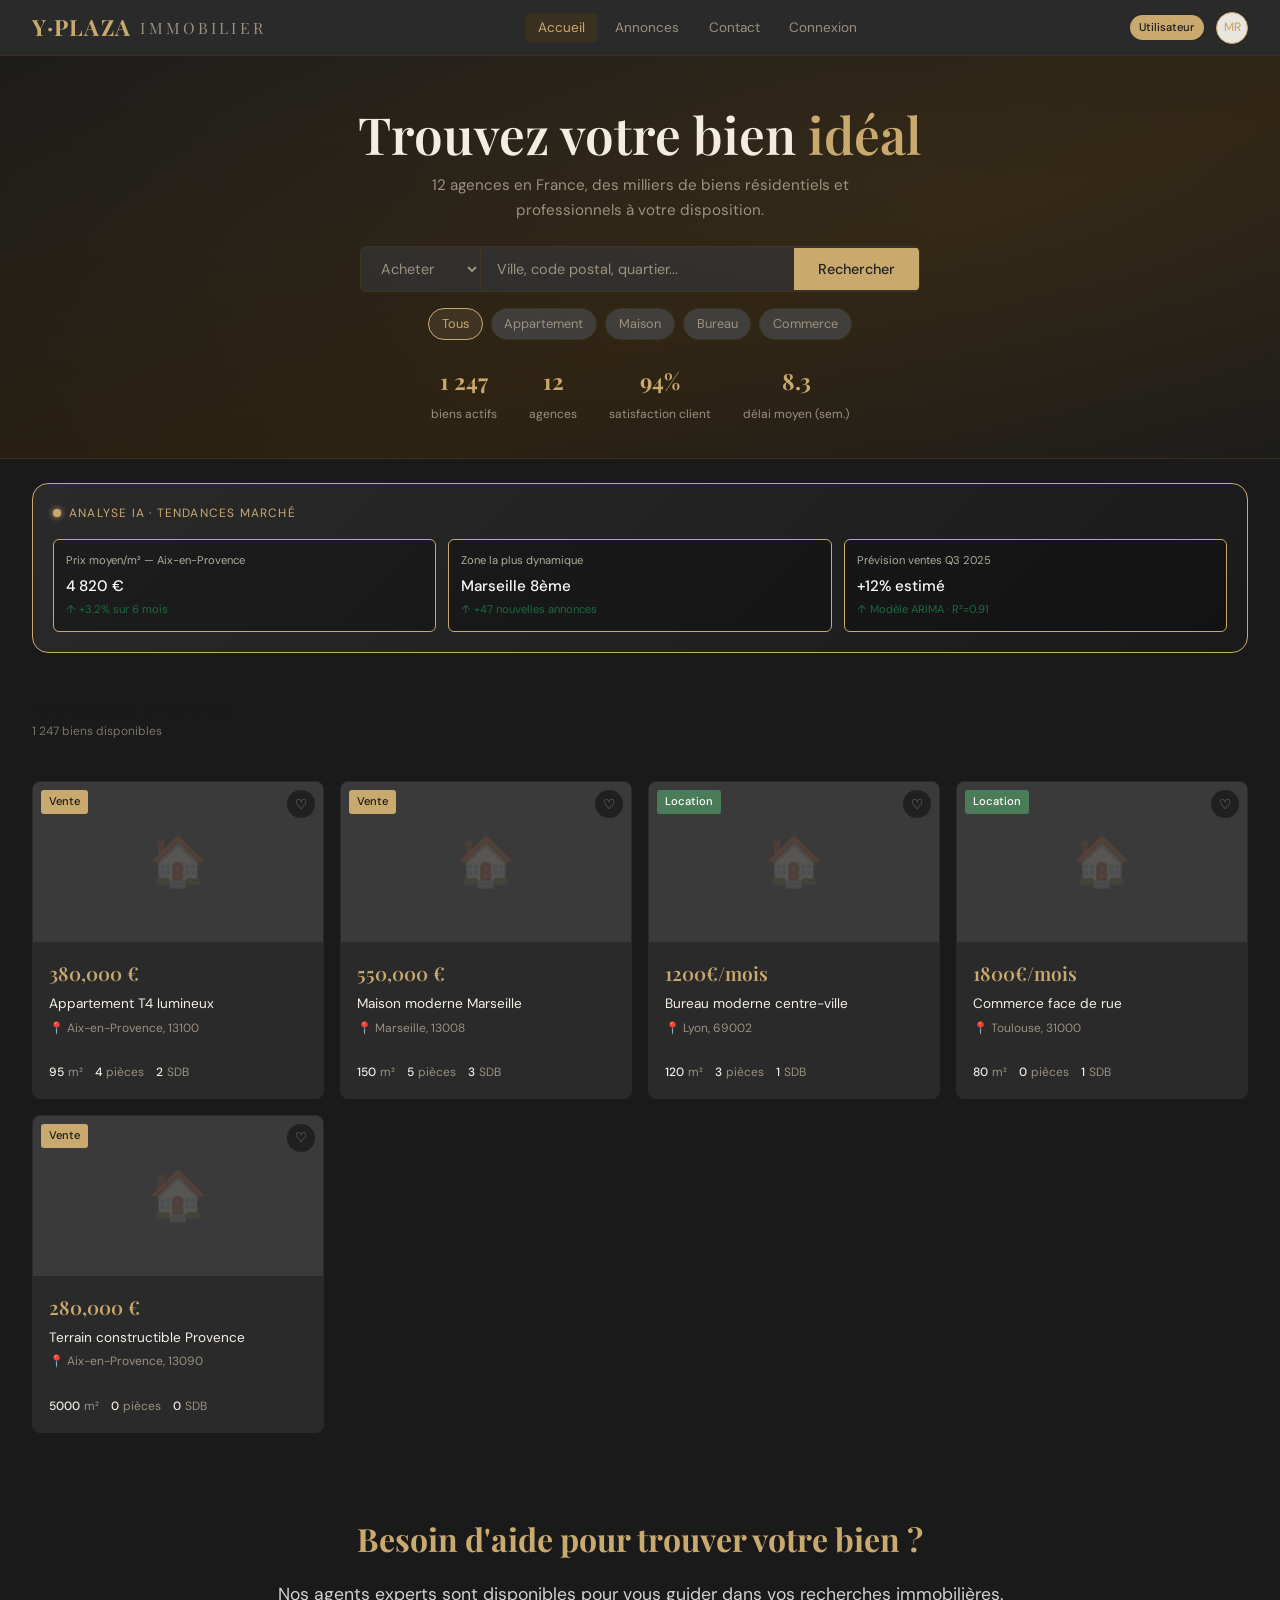
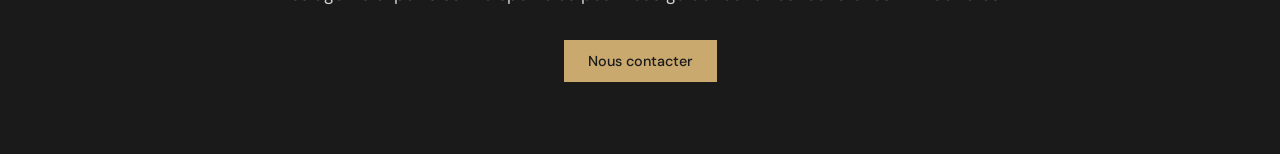
<file: index.html>
<!DOCTYPE html>
<html lang="fr">
<head>
  <meta charset="UTF-8">
  <meta name="viewport" content="width=device-width, initial-scale=1.0">
  <title>Y·Plaza - Accueil</title>
  <link href="https://fonts.googleapis.com/css2?family=Playfair+Display:wght@400;600;700&family=DM+Sans:wght@300;400;500&display=swap" rel="stylesheet">
  <link rel="stylesheet" href="css/global.css">
  <link rel="stylesheet" href="css/home.css">
</head>
<body>
  <!-- NAV -->
  <nav class="nav">
    <a class="nav-logo" onclick="goTo('home')">Y·PLAZA <span>IMMOBILIER</span></a>
    <div class="nav-links">
      <button class="nav-btn active" onclick="goTo('home')">Accueil</button>
      <button class="nav-btn" onclick="goTo('annonces')">Annonces</button>
      <button class="nav-btn" onclick="goTo('contact')">Contact</button>
      <button class="nav-btn" onclick="goTo('login')">Connexion</button>
    </div>
    <div class="nav-right">
      <span class="badge">Utilisateur</span>
      <div class="avatar">MR</div>
    </div>
  </nav>

  <!-- HOME PAGE -->
  <div class="hero">
    <h1>Trouvez votre bien <em>idéal</em></h1>
    <p>12 agences en France, des milliers de biens résidentiels et professionnels à votre disposition.</p>
    <div class="search-bar">
      <select>
        <option>Acheter</option>
        <option>Louer</option>
        <option>Estimer</option>
      </select>
      <input type="text" placeholder="Ville, code postal, quartier...">
      <button class="btn-gold" onclick="goTo('annonces')">Rechercher</button>
    </div>
    <div class="filters-row">
      <span class="filter-chip active" onclick="filterChip(this,'Tous')">Tous</span>
      <span class="filter-chip" onclick="filterChip(this,'Appartement')">Appartement</span>
      <span class="filter-chip" onclick="filterChip(this,'Maison')">Maison</span>
      <span class="filter-chip" onclick="filterChip(this,'Bureau')">Bureau</span>
      <span class="filter-chip" onclick="filterChip(this,'Commerce')">Commerce</span>
    </div>
    <div class="hero-stats"></div>
  </div>

  <!-- SECTION -->
  <div class="section">
    <!-- AI INSIGHTS -->
    <div class="ai-section">
      <div class="ai-header"><div class="ai-dot"></div><span class="ai-title">Analyse IA · Tendances marché</span></div>
      <div class="ai-insights">
        <div class="ai-insight">
          <div class="ai-insight-label">Prix moyen/m² — Aix-en-Provence</div>
          <div class="ai-insight-value">4 820 €</div>
          <div class="ai-insight-sub trend-up">+3.2% sur 6 mois</div>
        </div>
        <div class="ai-insight">
          <div class="ai-insight-label">Zone la plus dynamique</div>
          <div class="ai-insight-value">Marseille 8ème</div>
          <div class="ai-insight-sub trend-up">+47 nouvelles annonces</div>
        </div>
        <div class="ai-insight">
          <div class="ai-insight-label">Prévision ventes Q3 2025</div>
          <div class="ai-insight-value">+12% estimé</div>
          <div class="ai-insight-sub trend-up">Modèle ARIMA · R²=0.91</div>
        </div>
      </div>
    </div>

    <!-- LISTINGS -->
    <div class="section-header">
      <div>
        <div class="section-title">Annonces récentes</div>
        <div class="count-tag">1 247 biens disponibles</div>
      </div>
    </div>
    <div class="listings-grid" id="listings"></div>

    <!-- CTA -->
    <div class="cta-section">
      <h2>Besoin d'aide pour trouver votre bien ?</h2>
      <p>Nos agents experts sont disponibles pour vous guider dans vos recherches immobilières.</p>
      <button class="btn-gold" onclick="goTo('contact')">Nous contacter</button>
    </div>
  </div>

  <script src="js/db.js"></script>
  <script src="js/router.js"></script>
  <script src="js/home.js"></script>
</body>
</html>
</file>
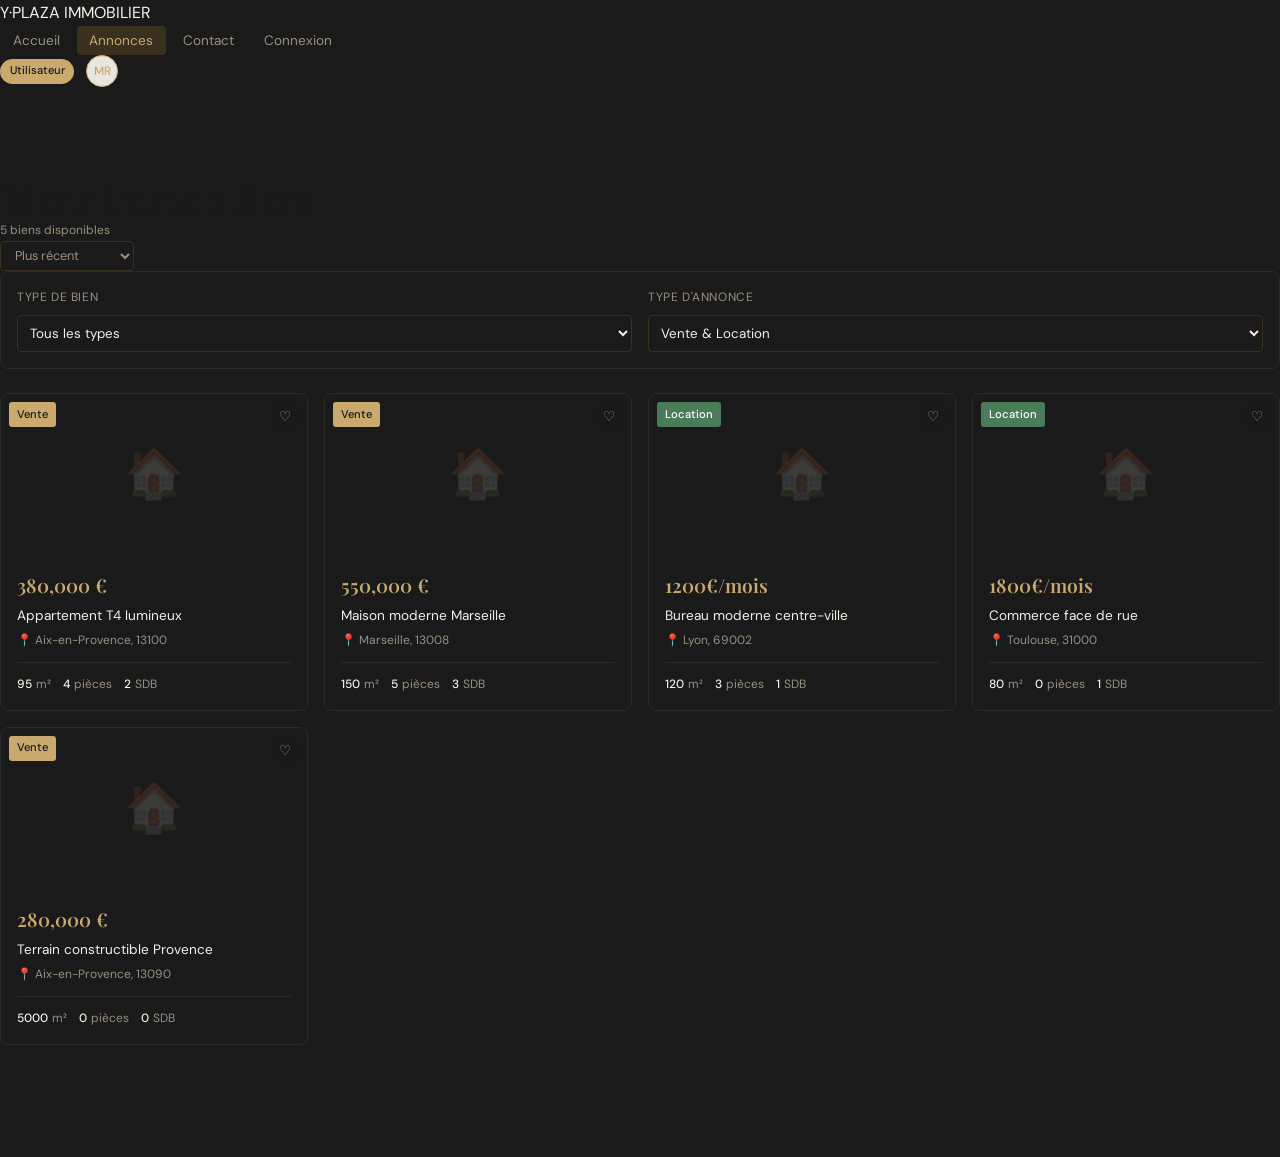
<file: annonces.html>
<!DOCTYPE html>
<html lang="fr">
<head>
  <meta charset="UTF-8">
  <meta name="viewport" content="width=device-width, initial-scale=1.0">
  <title>Y·Plaza - Annonces</title>
  <link href="https://fonts.googleapis.com/css2?family=Playfair+Display:wght@400;600;700&family=DM+Sans:wght@300;400;500&display=swap" rel="stylesheet">
  <link rel="stylesheet" href="css/global.css">
  <link rel="stylesheet" href="css/annonces.css">
</head>
<body>
  <!-- NAV -->
  <nav>
    <a class="logo" onclick="goTo('home')">Y·PLAZA <span>IMMOBILIER</span></a>
    <div class="nav-links">
      <button class="nav-btn" onclick="goTo('home')">Accueil</button>
      <button class="nav-btn active" onclick="goTo('annonces')">Annonces</button>
      <button class="nav-btn" onclick="goTo('contact')">Contact</button>
      <button class="nav-btn" onclick="goTo('login')">Connexion</button>
    </div>
    <div class="nav-right">
      <span class="badge">Utilisateur</span>
      <div class="avatar">MR</div>
    </div>
  </nav>

  <!-- ANNONCES PAGE -->
  <div class="section">
    <div class="section-header">
      <div>
        <div class="section-title">Biens immobiliers</div>
        <div class="count-tag" id="count-tag">1 247 biens disponibles</div>
      </div>
      <select class="sort-select" onchange="sortProps(this.value)">
        <option value="recent">Plus récent</option>
        <option value="price-asc">Prix croissant</option>
        <option value="price-desc">Prix décroissant</option>
        <option value="surface">Surface</option>
      </select>
    </div>

    <!-- FILTERS -->
    <div class="filters-container">
      <div class="filter-group">
        <label>Type de bien</label>
        <select name="type" onchange="window.annoncesPage && window.annoncesPage.filterProperties()">
          <option value="">Tous les types</option>
          <option value="APPARTEMENT">Appartement</option>
          <option value="MAISON">Maison</option>
          <option value="BUREAU">Bureau</option>
          <option value="COMMERCE">Commerce</option>
          <option value="TERRAIN">Terrain</option>
        </select>
      </div>
      <div class="filter-group">
        <label>Type d'annonce</label>
        <select name="listingType" onchange="window.annoncesPage && window.annoncesPage.filterProperties()">
          <option value="">Vente & Location</option>
          <option value="VENTE">Vente</option>
          <option value="LOCATION">Location</option>
        </select>
      </div>
    </div>

    <!-- LISTINGS -->
    <div class="listings-grid" id="listings"></div>
  </div>

  <script src="js/db.js"></script>
  <script src="js/router.js"></script>
  <script src="js/annonces.js"></script>
</body>
</html>
</file>
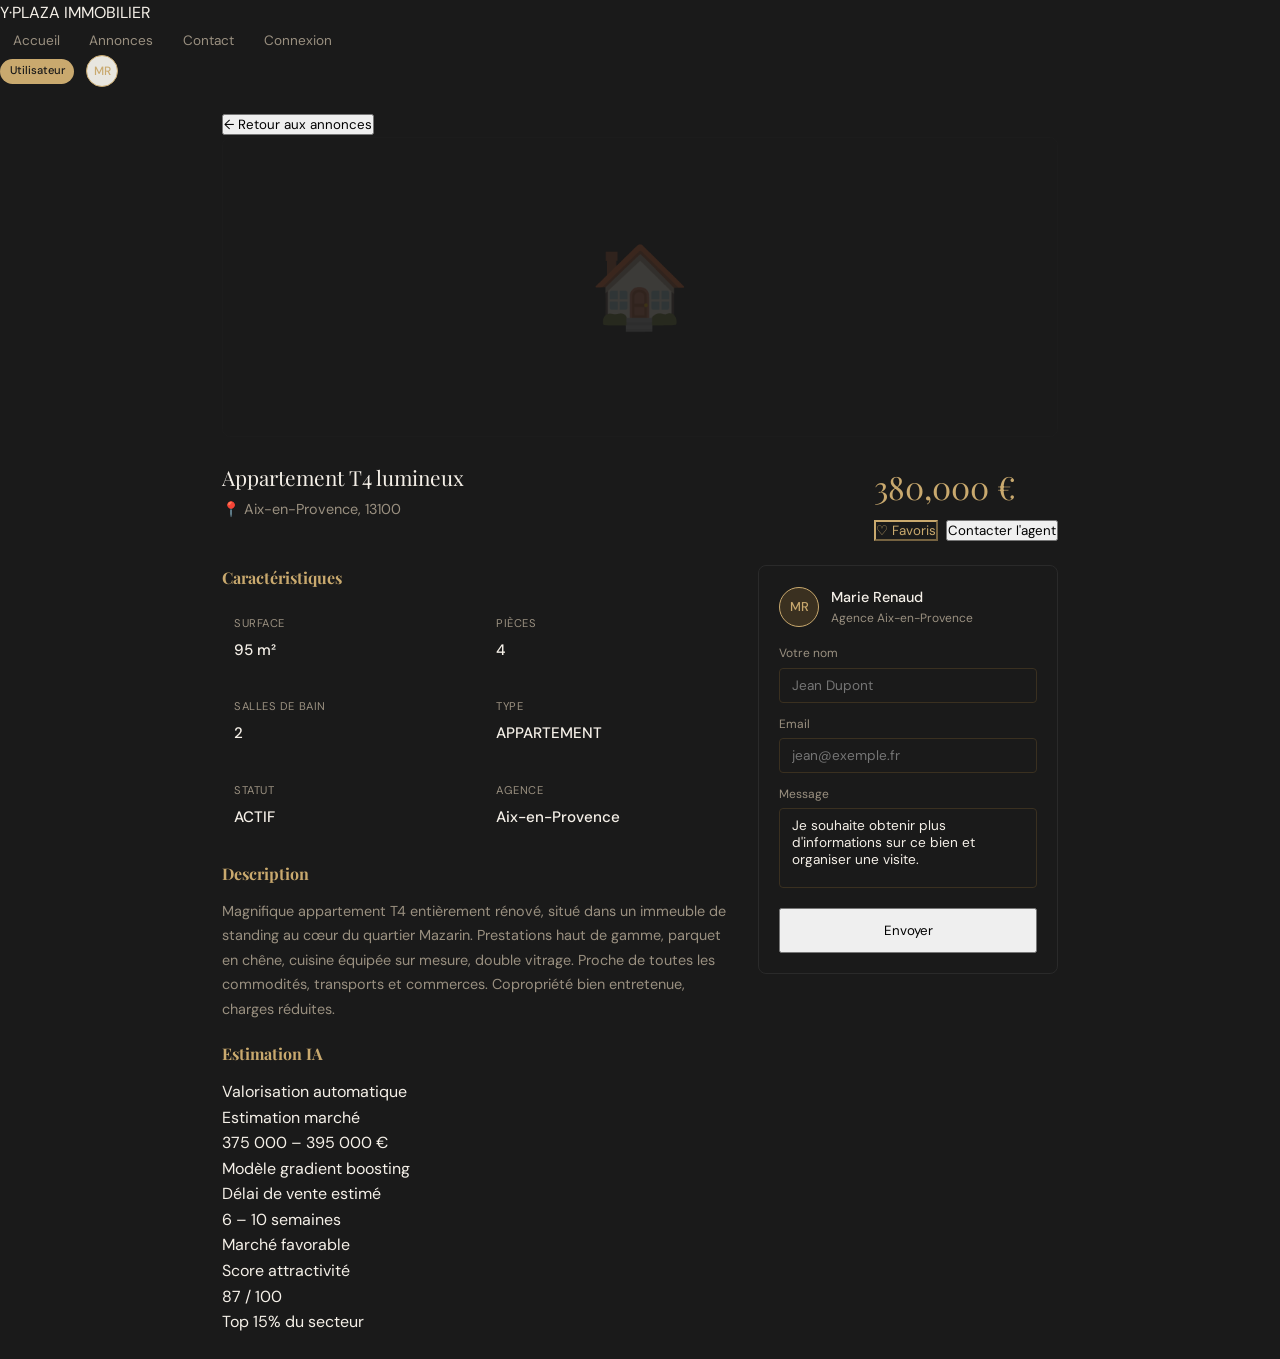
<file: bien.html>
<!DOCTYPE html>
<html lang="fr">
<head>
  <meta charset="UTF-8">
  <meta name="viewport" content="width=device-width, initial-scale=1.0">
  <title>Y·Plaza - Détail du bien</title>
  <link href="https://fonts.googleapis.com/css2?family=Playfair+Display:wght@400;600;700&family=DM+Sans:wght@300;400;500&display=swap" rel="stylesheet">
  <link rel="stylesheet" href="css/global.css">
  <link rel="stylesheet" href="css/bien.css">
</head>
<body>
  <!-- NAV -->
  <nav>
    <a class="logo" onclick="goTo('home')">Y·PLAZA <span>IMMOBILIER</span></a>
    <div class="nav-links">
      <button class="nav-btn" onclick="goTo('home')">Accueil</button>
      <button class="nav-btn" onclick="goTo('annonces')">Annonces</button>
      <button class="nav-btn" onclick="goTo('contact')">Contact</button>
      <button class="nav-btn" onclick="goTo('login')">Connexion</button>
    </div>
    <div class="nav-right">
      <span class="badge">Utilisateur</span>
      <div class="avatar">MR</div>
    </div>
  </nav>

  <!-- DETAIL PAGE -->
  <div class="detail-layout">
    <button class="back-btn" onclick="goTo('annonces')">← Retour aux annonces</button>
    <div class="detail-img">🏠</div>
    
    <div class="detail-header">
      <div>
        <div class="detail-title" id="detail-title">Appartement T4 lumineux</div>
        <div class="detail-loc" id="detail-loc">📍 Aix-en-Provence, 13100</div>
      </div>
      <div>
        <div class="detail-price" id="detail-price">380 000 €</div>
        <div class="detail-actions" style="margin-top:0.5rem;">
          <button class="btn-outline">♡ Favoris</button>
          <button class="btn-gold">Contacter l'agent</button>
        </div>
      </div>
    </div>

    <div class="detail-grid">
      <div class="detail-main">
        <h3>Caractéristiques</h3>
        <div class="specs-grid" id="detail-specs"></div>
        
        <h3>Description</h3>
        <p id="detail-desc">Magnifique appartement T4 entièrement rénové...</p>
        
        <h3>Estimation IA</h3>
        <div id="ai-section"></div>
      </div>

      <div>
        <div class="contact-card">
          <div class="agent-row">
            <div class="agent-avatar">MR</div>
            <div><div class="agent-name">Marie Renaud</div><div class="agent-agency">Agence Aix-en-Provence</div></div>
          </div>
          <div class="contact-form">
            <label>Votre nom</label>
            <input type="text" placeholder="Jean Dupont">
            <label>Email</label>
            <input type="email" placeholder="jean@exemple.fr">
            <label>Message</label>
            <textarea>Je souhaite obtenir plus d'informations sur ce bien et organiser une visite.</textarea>
            <button class="btn-gold" style="width:100%;margin-top:0.75rem;padding:0.75rem;">Envoyer</button>
          </div>
        </div>
      </div>
    </div>
  </div>

  <script src="js/db.js"></script>
  <script src="js/router.js"></script>
  <script src="js/bien.js"></script>
</body>
</html>
</file>
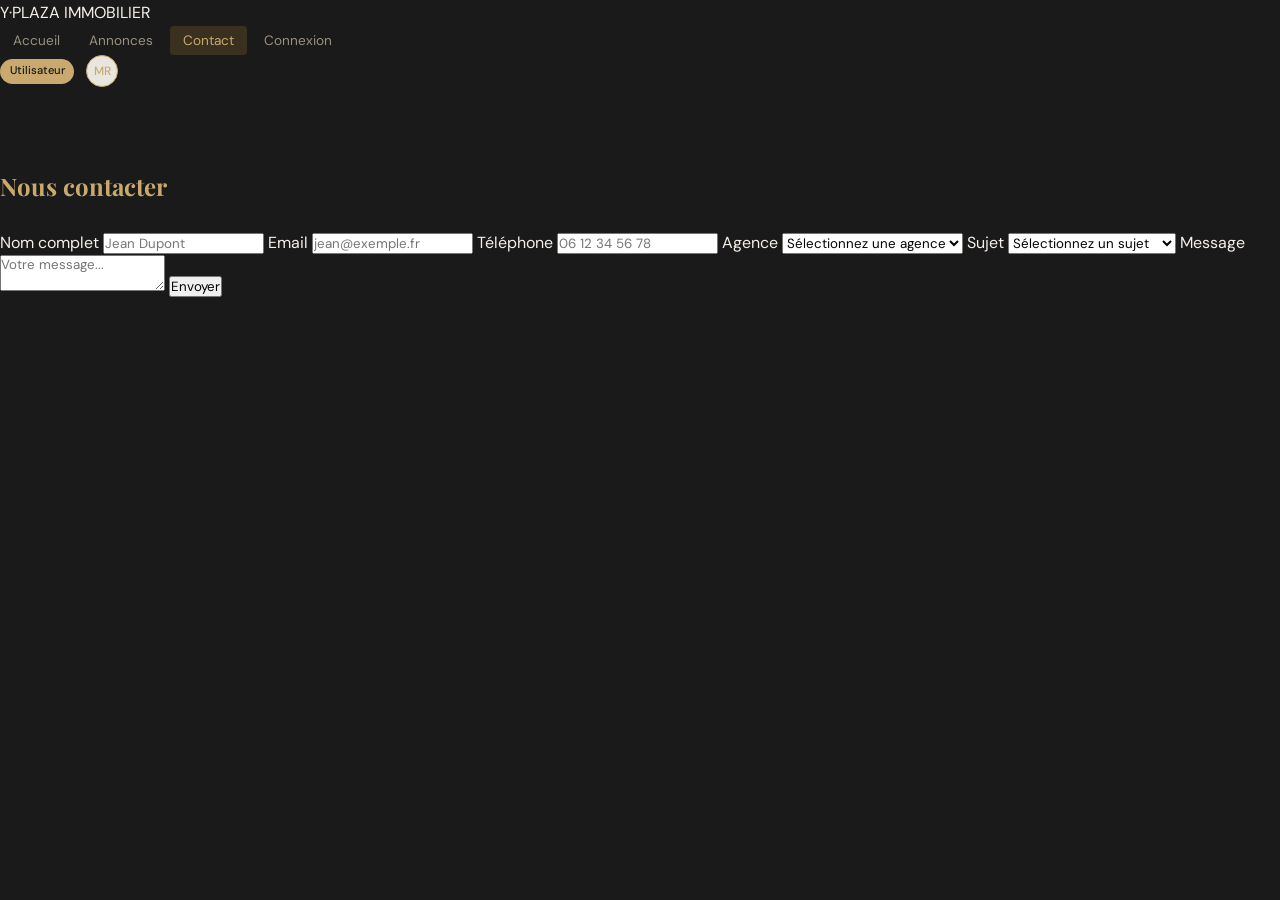
<file: contact.html>
<!DOCTYPE html>
<html lang="fr">
<head>
  <meta charset="UTF-8">
  <meta name="viewport" content="width=device-width, initial-scale=1.0">
  <title>Y·Plaza - Contact</title>
  <link href="https://fonts.googleapis.com/css2?family=Playfair+Display:wght@400;600;700&family=DM+Sans:wght@300;400;500&display=swap" rel="stylesheet">
  <link rel="stylesheet" href="css/global.css">
</head>
<body>
  <!-- NAV -->
  <nav>
    <a class="logo" onclick="goTo('home')">Y·PLAZA <span>IMMOBILIER</span></a>
    <div class="nav-links">
      <button class="nav-btn" onclick="goTo('home')">Accueil</button>
      <button class="nav-btn" onclick="goTo('annonces')">Annonces</button>
      <button class="nav-btn active" onclick="goTo('contact')">Contact</button>
      <button class="nav-btn" onclick="goTo('login')">Connexion</button>
    </div>
    <div class="nav-right">
      <span class="badge">Utilisateur</span>
      <div class="avatar">MR</div>
    </div>
  </nav>

  <!-- CONTACT PAGE -->
  <div class="section">
    <form onsubmit="handleContact(event)">
      <h2 style="font-family: 'Playfair Display', serif; color: var(--gold); margin-bottom: 1.5rem;">Nous contacter</h2>
      
      <label>Nom complet</label>
      <input type="text" placeholder="Jean Dupont" required>
      
      <label>Email</label>
      <input type="email" placeholder="jean@exemple.fr" required>
      
      <label>Téléphone</label>
      <input type="tel" placeholder="06 12 34 56 78">
      
      <label>Agence</label>
      <select required>
        <option value="">Sélectionnez une agence</option>
        <option value="aix">Aix-en-Provence (siège)</option>
        <option value="marseille">Marseille</option>
        <option value="lyon">Lyon</option>
        <option value="toulouse">Toulouse</option>
      </select>
      
      <label>Sujet</label>
      <select required>
        <option value="">Sélectionnez un sujet</option>
        <option value="information">Demande d'information</option>
        <option value="visite">Demande de visite</option>
        <option value="estimation">Demande d'estimation</option>
        <option value="vente">Vendre mon bien</option>
        <option value="autre">Autre</option>
      </select>
      
      <label>Message</label>
      <textarea placeholder="Votre message..." required></textarea>
      
      <button type="submit" class="btn-gold">Envoyer</button>
    </form>
  </div>

  <script src="js/db.js"></script>
  <script src="js/router.js"></script>
  <script>
    function handleContact(e) {
      e.preventDefault();
      alert('Merci pour votre message ! Nous vous recontacterons bientôt.');
      e.target.reset();
    }
  </script>
</body>
</html>
</file>
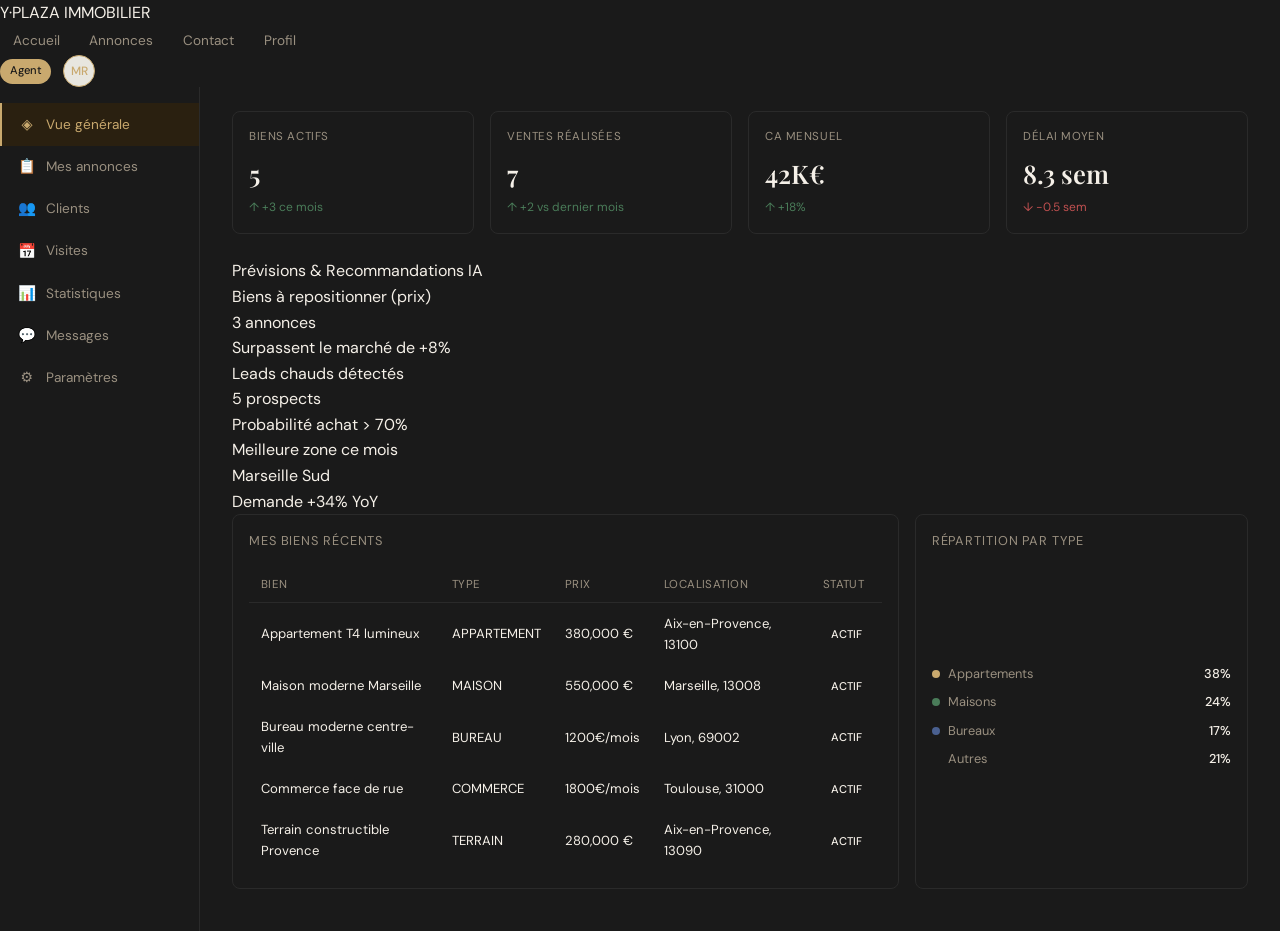
<file: dashboard.html>
<!DOCTYPE html>
<html lang="fr">
<head>
  <meta charset="UTF-8">
  <meta name="viewport" content="width=device-width, initial-scale=1.0">
  <title>Y·Plaza - Dashboard Agent</title>
  <link href="https://fonts.googleapis.com/css2?family=Playfair+Display:wght@400;600;700&family=DM+Sans:wght@300;400;500&display=swap" rel="stylesheet">
  <link rel="stylesheet" href="css/global.css">
  <link rel="stylesheet" href="css/dashboard.css">
</head>
<body>
  <!-- NAV -->
  <nav>
    <a class="logo" onclick="goTo('home')">Y·PLAZA <span>IMMOBILIER</span></a>
    <div class="nav-links">
      <button class="nav-btn" onclick="goTo('home')">Accueil</button>
      <button class="nav-btn" onclick="goTo('annonces')">Annonces</button>
      <button class="nav-btn" onclick="goTo('contact')">Contact</button>
      <button class="nav-btn" onclick="goTo('login')">Profil</button>
    </div>
    <div class="nav-right">
      <span class="badge">Agent</span>
      <div class="avatar">MR</div>
    </div>
  </nav>

  <!-- DASHBOARD PAGE -->
  <div class="dash-layout">
    <div class="dash-sidebar">
      <div class="dash-nav-item active"><span class="dash-nav-icon">◈</span> Vue générale</div>
      <div class="dash-nav-item"><span class="dash-nav-icon">📋</span> Mes annonces</div>
      <div class="dash-nav-item"><span class="dash-nav-icon">👥</span> Clients</div>
      <div class="dash-nav-item"><span class="dash-nav-icon">📅</span> Visites</div>
      <div class="dash-nav-item"><span class="dash-nav-icon">📊</span> Statistiques</div>
      <div class="dash-nav-item"><span class="dash-nav-icon">💬</span> Messages</div>
      <div class="dash-nav-item"><span class="dash-nav-icon">⚙</span> Paramètres</div>
    </div>

    <div class="dash-content">
      <!-- KPI CARDS -->
      <div class="kpi-row"></div>

      <!-- AI INSIGHTS -->
      <div class="ai-section">
        <div class="ai-header"><div class="ai-dot"></div><span class="ai-title">Prévisions & Recommandations IA</span></div>
        <div class="ai-insights">
          <div class="ai-insight"><div class="ai-insight-label">Biens à repositionner (prix)</div><div class="ai-insight-value">3 annonces</div><div class="ai-insight-sub">Surpassent le marché de +8%</div></div>
          <div class="ai-insight"><div class="ai-insight-label">Leads chauds détectés</div><div class="ai-insight-value">5 prospects</div><div class="ai-insight-sub trend-up">Probabilité achat > 70%</div></div>
          <div class="ai-insight"><div class="ai-insight-label">Meilleure zone ce mois</div><div class="ai-insight-value">Marseille Sud</div><div class="ai-insight-sub trend-up">Demande +34% YoY</div></div>
        </div>
      </div>

      <!-- GRID WITH TABLE AND STATS -->
      <div class="dash-grid3">
        <div class="widget">
          <div class="widget-title">Mes biens récents</div>
          <div class="table-widget"></div>
        </div>
        <div class="widget">
          <div class="widget-title">Répartition par type</div>
          <div class="pie-visual"></div>
          <div class="pie-legend">
            <div class="pie-row">
              <div class="pie-dot" style="background: var(--gold);"></div>
              <div class="pie-name">Appartements</div>
              <div class="pie-pct">38%</div>
            </div>
            <div class="pie-row">
              <div class="pie-dot" style="background: var(--accent);"></div>
              <div class="pie-name">Maisons</div>
              <div class="pie-pct">24%</div>
            </div>
            <div class="pie-row">
              <div class="pie-dot" style="background: #4A6090;"></div>
              <div class="pie-name">Bureaux</div>
              <div class="pie-pct">17%</div>
            </div>
            <div class="pie-row">
              <div class="pie-dot" style="background: var(--dark3);"></div>
              <div class="pie-name">Autres</div>
              <div class="pie-pct">21%</div>
            </div>
          </div>
        </div>
      </div>
    </div>
  </div>

  <script src="js/db.js"></script>
  <script src="js/router.js"></script>
  <script src="js/dashboard.js"></script>
</body>
</html>
</file>
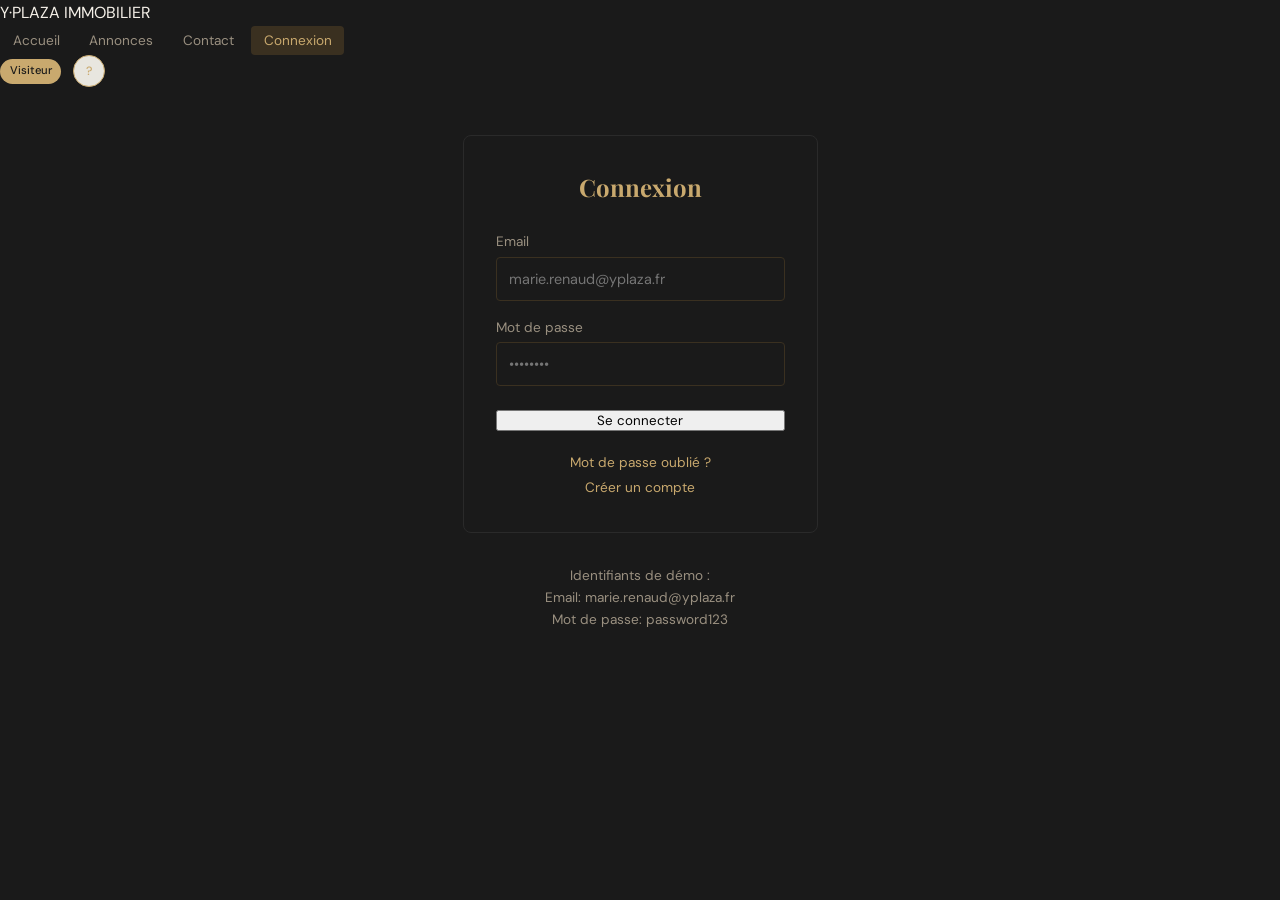
<file: login.html>
<!DOCTYPE html>
<html lang="fr">
<head>
  <meta charset="UTF-8">
  <meta name="viewport" content="width=device-width, initial-scale=1.0">
  <title>Y·Plaza - Connexion</title>
  <link href="https://fonts.googleapis.com/css2?family=Playfair+Display:wght@400;600;700&family=DM+Sans:wght@300;400;500&display=swap" rel="stylesheet">
  <link rel="stylesheet" href="css/global.css">
  <style>
    .login-container {
      max-width: 400px;
      margin: 3rem auto;
    }
    .login-form {
      background: var(--dark2);
      border: 1px solid #2A2A2A;
      border-radius: 8px;
      padding: 2rem;
    }
    .login-form h2 {
      font-family: 'Playfair Display', serif;
      color: var(--gold);
      margin-bottom: 1.5rem;
      text-align: center;
    }
    .login-form label {
      display: block;
      font-size: 0.85rem;
      color: var(--muted);
      margin-bottom: 0.25rem;
      margin-top: 1rem;
    }
    .login-form input {
      width: 100%;
      background: var(--dark3);
      border: 1px solid #3A3020;
      color: var(--text);
      padding: 0.75rem;
      border-radius: var(--radius);
      font-family: 'DM Sans';
      font-size: 0.9rem;
    }
    .login-form input:focus {
      border-color: var(--gold);
    }
    .login-form button {
      width: 100%;
      margin-top: 1.5rem;
    }
    .login-links {
      text-align: center;
      margin-top: 1rem;
    }
    .login-links a {
      color: var(--gold);
      text-decoration: none;
      font-size: 0.85rem;
    }
    .login-links a:hover {
      text-decoration: underline;
    }
  </style>
</head>
<body>
  <!-- NAV -->
  <nav>
    <a class="logo" onclick="goTo('home')">Y·PLAZA <span>IMMOBILIER</span></a>
    <div class="nav-links">
      <button class="nav-btn" onclick="goTo('home')">Accueil</button>
      <button class="nav-btn" onclick="goTo('annonces')">Annonces</button>
      <button class="nav-btn" onclick="goTo('contact')">Contact</button>
      <button class="nav-btn active" onclick="goTo('login')">Connexion</button>
    </div>
    <div class="nav-right">
      <span class="badge">Visiteur</span>
      <div class="avatar">?</div>
    </div>
  </nav>

  <!-- LOGIN PAGE -->
  <div class="login-container">
    <form class="login-form" onsubmit="handleLogin(event)">
      <h2>Connexion</h2>
      
      <label>Email</label>
      <input type="email" placeholder="marie.renaud@yplaza.fr" required>
      
      <label>Mot de passe</label>
      <input type="password" placeholder="••••••••" required>
      
      <button type="submit" class="btn-gold">Se connecter</button>
      
      <div class="login-links">
        <a href="#">Mot de passe oublié ?</a>
        <br>
        <a href="#">Créer un compte</a>
      </div>
    </form>
    
    <div style="text-align: center; margin-top: 2rem; color: var(--muted); font-size: 0.85rem;">
      <p>Identifiants de démo :</p>
      <p>Email: marie.renaud@yplaza.fr<br>Mot de passe: password123</p>
    </div>
  </div>

  <script src="js/db.js"></script>
  <script src="js/router.js"></script>
  <script>
    function handleLogin(e) {
      e.preventDefault();
      alert('Bienvenue ! Redirection vers le dashboard...');
      goTo('dashboard');
    }
  </script>
</body>
</html>
</file>
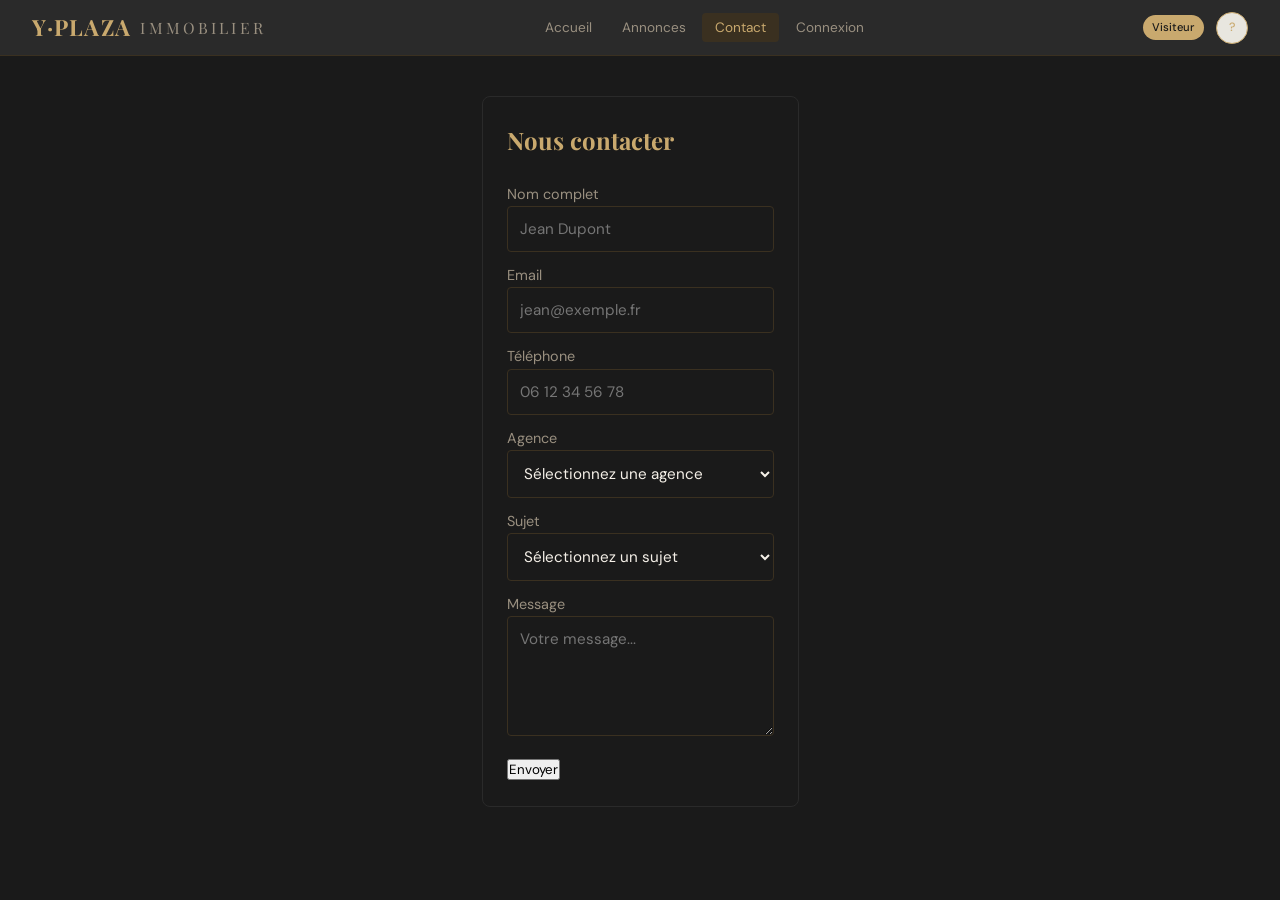
<file: frontend/contact.html>
<!DOCTYPE html>
<html lang="fr">
<head>
  <meta charset="UTF-8">
  <meta name="viewport" content="width=device-width, initial-scale=1.0">
  <title>Y·Plaza - Contact</title>
  <link href="https://fonts.googleapis.com/css2?family=Playfair+Display:wght@400;600;700&family=DM+Sans:wght@300;400;500&display=swap" rel="stylesheet">
  <link rel="stylesheet" href="css/global.css">
  <link rel="stylesheet" href="css/contact.css">
</head>
<body>
  <!-- NAV -->
  <nav class="nav">
    <a class="nav-logo" onclick="goTo('home')">Y·PLAZA <span>IMMOBILIER</span></a>
    <div class="nav-links">
      <button class="nav-btn" onclick="goTo('home')">Accueil</button>
      <button class="nav-btn" onclick="goTo('annonces')">Annonces</button>
      <button class="nav-btn active" onclick="goTo('contact')">Contact</button>
      <button class="nav-btn" onclick="goTo('login')">Connexion</button>
    </div>
    <div class="nav-right">
      <span class="badge">Visiteur</span>
      <div class="avatar">?</div>
    </div>
  </nav>

  <!-- CONTACT PAGE -->
  <div class="contact-container">
    <form onsubmit="handleContact(event)">
      <h2 style="font-family: 'Playfair Display', serif; color: var(--gold); margin-bottom: 1.5rem;">Nous contacter</h2>

      <label>Nom complet</label>
      <input type="text" placeholder="Jean Dupont" required>

      <label>Email</label>
      <input type="email" placeholder="jean@exemple.fr" required>

      <label>Téléphone</label>
      <input type="tel" placeholder="06 12 34 56 78">

      <label>Agence</label>
      <select required>
        <option value="">Sélectionnez une agence</option>
        <option value="aix">Aix-en-Provence (siège)</option>
        <option value="marseille">Marseille</option>
        <option value="lyon">Lyon</option>
        <option value="toulouse">Toulouse</option>
      </select>

      <label>Sujet</label>
      <select required>
        <option value="">Sélectionnez un sujet</option>
        <option value="information">Demande d'information</option>
        <option value="visite">Demande de visite</option>
        <option value="estimation">Demande d'estimation</option>
        <option value="vente">Vendre mon bien</option>
        <option value="autre">Autre</option>
      </select>

      <label>Message</label>
      <textarea placeholder="Votre message..." required></textarea>

      <button type="submit" class="btn-gold">Envoyer</button>
    </form>
  </div>

  <script src="js/router.js"></script>
  <script src="js/auth-guard.js"></script>
  <script>
    function handleContact(e) {
      e.preventDefault();
      alert('Merci pour votre message ! Nous vous recontacterons bientôt.');
      e.target.reset();
    }
  </script>
</body>
</html>
</file>
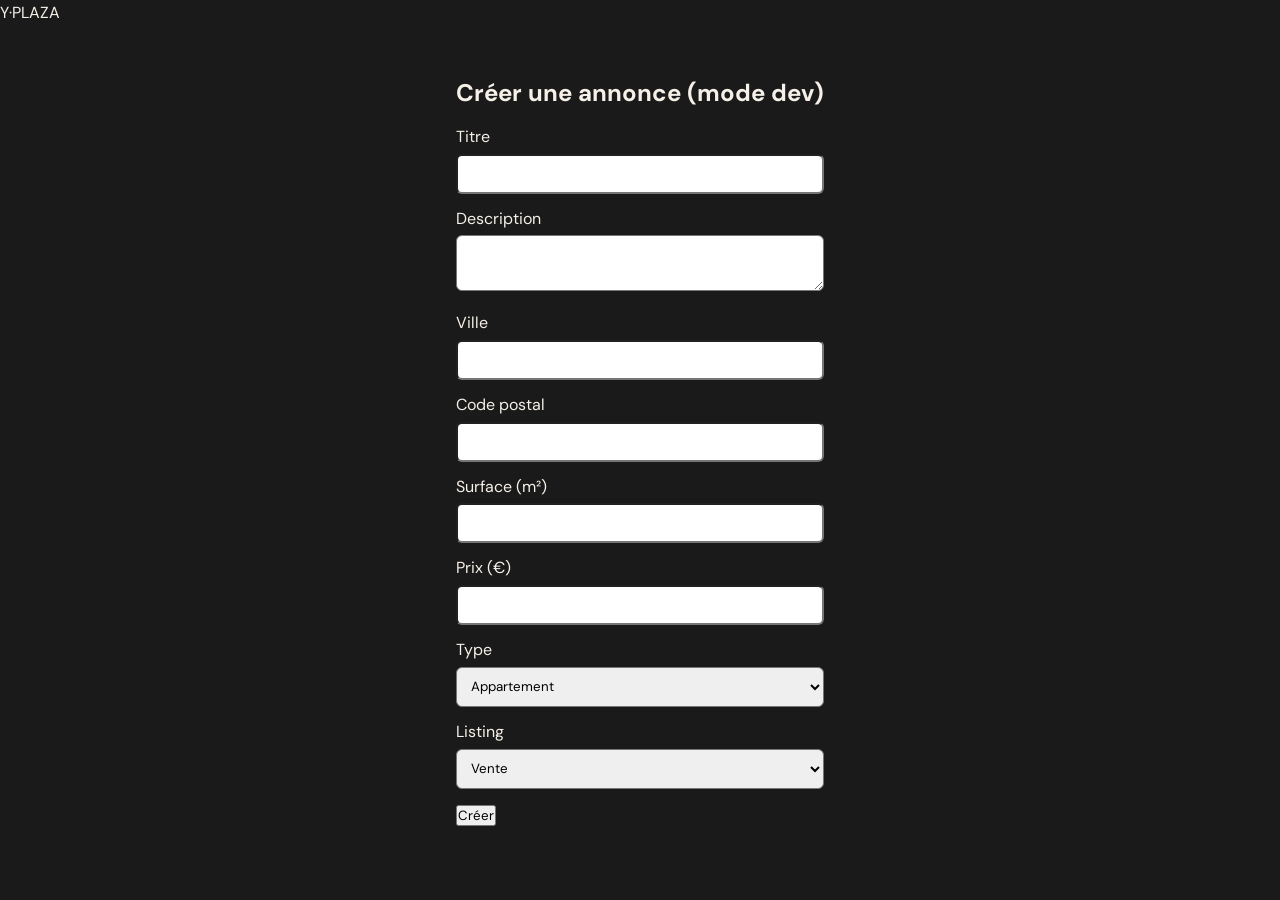
<file: frontend/create.html>
<!DOCTYPE html>
<html lang="fr">
<head>
  <meta charset="utf-8">
  <meta name="viewport" content="width=device-width,initial-scale=1">
  <title>Créer une annonce - Y·Plaza (dev)</title>
  <link rel="stylesheet" href="css/global.css">
  <style>
    .create-container{max-width:800px;margin:2rem auto;padding:1rem}
    label{display:block;margin-top:0.75rem}
    input,textarea,select{width:100%;padding:.6rem;border-radius:6px;margin-top:0.25rem}
    .btn-gold{margin-top:1rem}
  </style>
</head>
<body>
  <nav>
    <a class="logo" onclick="location.href='index.html'">Y·PLAZA</a>
  </nav>
  <div class="create-container">
    <h2>Créer une annonce (mode dev)</h2>
    <form id="createForm">
      <label>Titre</label>
      <input name="title" required minlength="5">
      <label>Description</label>
      <textarea name="description" required minlength="20"></textarea>
      <label>Ville</label>
      <input name="city" required>
      <label>Code postal</label>
      <input name="postal_code" required>
      <label>Surface (m²)</label>
      <input name="surface_m2" type="number" step="0.1" required>
      <label>Prix (€)</label>
      <input name="price" type="number" step="0.01" required>
      <label>Type</label>
      <select name="property_type">
        <option value="apartment">Appartement</option>
        <option value="house">Maison</option>
        <option value="commercial">Local</option>
        <option value="land">Terrain</option>
      </select>
      <label>Listing</label>
      <select name="listing_type">
        <option value="sale">Vente</option>
        <option value="rental">Location</option>
      </select>
      <button class="btn-gold" type="submit">Créer</button>
    </form>
    <div id="result"></div>
  </div>

  <script src="js/create.js"></script>
</body>
</html>
</file>
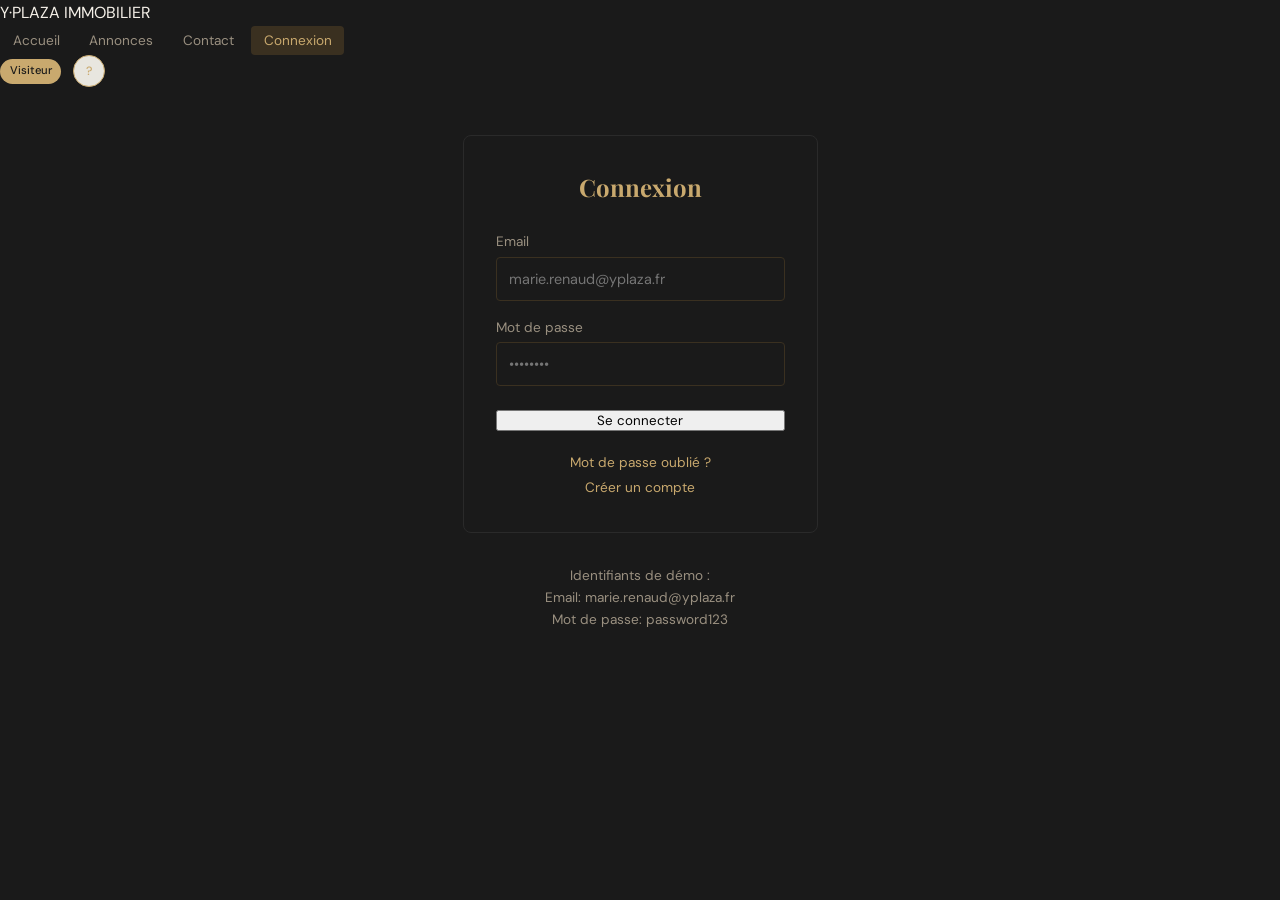
<file: frontend/dashboard.html>
<!DOCTYPE html>
<html lang="fr">
<head>
  <meta charset="UTF-8">
  <meta name="viewport" content="width=device-width, initial-scale=1.0">
  <title>Y·Plaza - Dashboard Agent</title>
  <link href="https://fonts.googleapis.com/css2?family=Playfair+Display:wght@400;600;700&family=DM+Sans:wght@300;400;500&display=swap" rel="stylesheet">
  <link rel="stylesheet" href="css/global.css">
  <link rel="stylesheet" href="css/dashboard.css">
</head>
<body>
  <nav class="nav">
    <a class="nav-logo" onclick="goTo('home')">Y·PLAZA <span>IMMOBILIER</span></a>
    <div class="nav-links">
      <button class="nav-btn" onclick="goTo('home')">Accueil</button>
      <button class="nav-btn" onclick="goTo('annonces')">Annonces</button>
      <button class="nav-btn" onclick="goTo('contact')">Contact</button>
      <button class="nav-btn" onclick="goTo('login')">Connexion</button>
    </div>
    <div class="nav-right">
      <span class="badge">Agent</span>
      <div class="avatar">?</div>
    </div>
  </nav>

  <div class="dash-layout">
    <div class="dash-sidebar">
      <div class="dash-nav-item active"><span class="dash-nav-icon">◈</span> Vue générale</div>
      <div class="dash-nav-item" onclick="goTo('create')"><span class="dash-nav-icon">➕</span> Nouvelle annonce</div>
      <div class="dash-nav-item"><span class="dash-nav-icon">📋</span> Mes annonces</div>
      <div class="dash-nav-item"><span class="dash-nav-icon">👥</span> Clients</div>
      <div class="dash-nav-item"><span class="dash-nav-icon">📅</span> Visites</div>
      <div class="dash-nav-item"><span class="dash-nav-icon">📊</span> Statistiques</div>
      <div class="dash-nav-item"><span class="dash-nav-icon">💬</span> Messages</div>
      <div class="dash-nav-item"><span class="dash-nav-icon">⚙</span> Paramètres</div>
    </div>

    <div class="dash-content">
      <div class="kpi-row"></div>

      <div class="ai-section">
        <div class="ai-header">
          <div class="ai-dot"></div>
          <span class="ai-title">Prévisions & Recommandations IA</span>
        </div>
        <div class="ai-insights">
          <div class="ai-insight">
            <div class="ai-insight-label">Biens à repositionner (prix)</div>
            <div class="ai-insight-value">3 annonces</div>
            <div class="ai-insight-sub">Surpassent le marché de +8%</div>
          </div>
          <div class="ai-insight">
            <div class="ai-insight-label">Leads chauds détectés</div>
            <div class="ai-insight-value">5 prospects</div>
            <div class="ai-insight-sub trend-up">Probabilité achat > 70%</div>
          </div>
          <div class="ai-insight">
            <div class="ai-insight-label">Meilleure zone ce mois</div>
            <div class="ai-insight-value">Marseille Sud</div>
            <div class="ai-insight-sub trend-up">Demande +34% YoY</div>
          </div>
        </div>
      </div>

      <div class="dash-grid3">
        <div class="widget">
          <div class="widget-title">Mes biens récents</div>
          <div class="table-widget"></div>
        </div>
        <div class="widget">
          <div class="widget-title">Répartition par type</div>
          <div class="pie-visual"></div>
          <div class="pie-legend">
            <div class="pie-row"><div class="pie-dot" style="background:var(--gold)"></div><div class="pie-name">Appartements</div><div class="pie-pct">38%</div></div>
            <div class="pie-row"><div class="pie-dot" style="background:var(--accent)"></div><div class="pie-name">Maisons</div><div class="pie-pct">24%</div></div>
            <div class="pie-row"><div class="pie-dot" style="background:#4A6090"></div><div class="pie-name">Bureaux</div><div class="pie-pct">17%</div></div>
            <div class="pie-row"><div class="pie-dot" style="background:var(--dark3)"></div><div class="pie-name">Autres</div><div class="pie-pct">21%</div></div>
          </div>
        </div>
      </div>
    </div>
  </div>

  <script src="js/router.js"></script>
  <script src="js/auth-guard.js"></script>
  <script src="js/dashboard.js"></script>
</body>
</html>
</file>
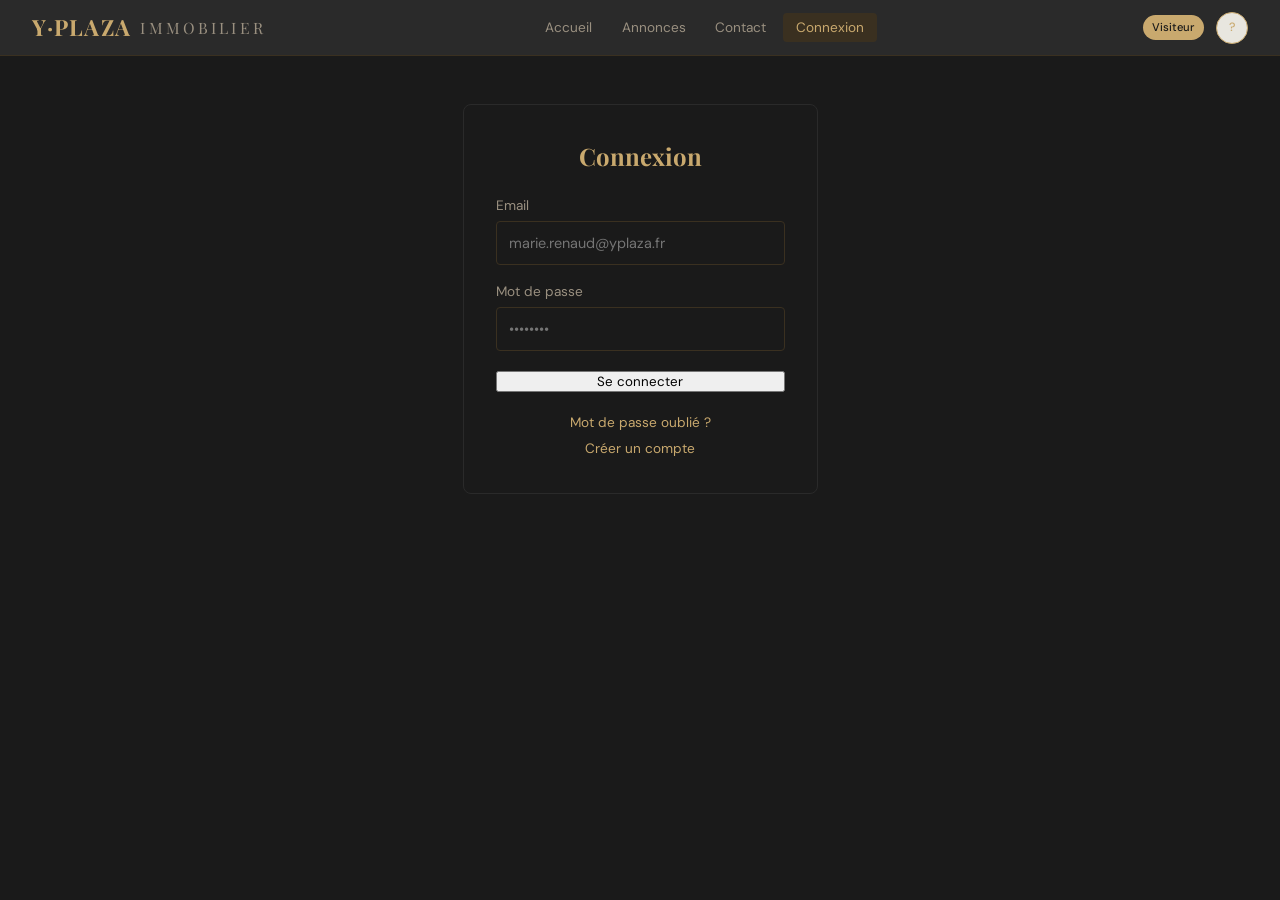
<file: frontend/login.html>
<!DOCTYPE html>
<html lang="fr">
<head>
  <meta charset="UTF-8">
  <meta name="viewport" content="width=device-width, initial-scale=1.0">
  <title>Y·Plaza - Connexion</title>
  <link href="https://fonts.googleapis.com/css2?family=Playfair+Display:wght@400;600;700&family=DM+Sans:wght@300;400;500&display=swap" rel="stylesheet">
  <link rel="stylesheet" href="css/global.css">
  <link rel="stylesheet" href="css/login.css">
</head>
<body>
  <nav class="nav">
    <a class="nav-logo" onclick="goTo('home')">Y·PLAZA <span>IMMOBILIER</span></a>
    <div class="nav-links">
      <button class="nav-btn" onclick="goTo('home')">Accueil</button>
      <button class="nav-btn" onclick="goTo('annonces')">Annonces</button>
      <button class="nav-btn" onclick="goTo('contact')">Contact</button>
      <button class="nav-btn active" onclick="goTo('login')">Connexion</button>
    </div>
    <div class="nav-right">
      <span class="badge">Visiteur</span>
      <div class="avatar">?</div>
    </div>
  </nav>

  <div class="login-container">
    <form class="login-form" onsubmit="handleLogin(event)">
      <h2>Connexion</h2>
      <label>Email</label>
      <input type="email" placeholder="marie.renaud@yplaza.fr" required>
      <label>Mot de passe</label>
      <input type="password" placeholder="••••••••" required>
      <button type="submit" class="btn-gold">Se connecter</button>
      <div class="login-links">
        <a href="#">Mot de passe oublié ?</a><br>
        <a href="#">Créer un compte</a>
      </div>
    </form>

  <script src="js/router.js"></script>
  <script src="js/auth-guard.js"></script>
  <script src="js/login.js"></script>
</body>
</html>
</file>
<file: css/global.css>
/* ============================================================
   global.css — Système de design Y-Plaza
   Variables, reset, composants réutilisables
   ============================================================ */

@import url('https://fonts.googleapis.com/css2?family=Playfair+Display:wght@400;600;700&family=DM+Sans:wght@300;400;500;600&display=swap');

/* --- Variables -------------------------------------------- */
:root {
  --gold: #C9A96E;
  --gold-light: #E8D5B0;
  --dark: #1A1A1A;
  --dark-2: #2A2A2A;
  --dark-3: #3A3A3A;
  --text: #F5F0E8;
  --muted: #9A9080;
  --accent: #4A7C59;
  --danger: #C05050;
  --radius: 4px;

  --white:     #FAFAF8;
  --gray-100:  #F5F4F0;
  --gray-200:  #E8E6DF;
  --gray-400:  #B0AC9E;
  --gray-600:  #7A7569;
  --gray-800:  #3D3A32;
  --red:       #C0392B;
  --green:     #1A6B40;

  --font-serif: 'Playfair Display', Georgia, serif;
  --font-sans:  'DM Sans', system-ui, sans-serif;

  --radius-sm:  4px;
  --radius:     4px;
  --radius-lg:  16px;
  --radius-xl:  24px;

  --shadow-sm:  0 1px 4px rgba(0,0,0,.08);
  --shadow:     0 4px 16px rgba(0,0,0,.12);
  --shadow-lg:  0 12px 40px rgba(0,0,0,.18);

  --transition: .25s cubic-bezier(.4,0,.2,1);
  --nav-h:      56px;
}

/* --- Reset ------------------------------------------------ */
*, *::before, *::after { box-sizing: border-box; margin: 0; padding: 0; }

html { scroll-behavior: smooth; font-size: 16px; }

body {
  font-family: var(--font-sans);
  background: var(--dark);
  color: var(--text);
  line-height: 1.6;
  min-height: 100vh;
  display: flex;
  flex-direction: column;
}

img { display: block; max-width: 100%; }
a  { color: inherit; text-decoration: none; }
ul { list-style: none; }
button, input, select, textarea { font-family: inherit; }

/* --- Navigation ------------------------------------------- */
.nav {
  background: var(--dark-2);
  border-bottom: 1px solid #3A3020;
  padding: 0 2rem;
  display: flex;
  align-items: center;
  justify-content: space-between;
  height: 56px;
  position: sticky;
  top: 0;
  z-index: 100;
}

.nav-logo {
  display: flex;
  align-items: center;
  gap: .6rem;
  font-family: var(--font-serif);
  font-size: 1.4rem;
  color: var(--gold);
  font-weight: 700;
  letter-spacing: .05em;
}

.nav-logo span { color: var(--muted); font-size: 0.7em; font-weight: 300; letter-spacing: 0.2em; }

.nav-links {
  display: flex;
  gap: .25rem;
}

.nav-links button {
  background: none;
  border: none;
  color: var(--muted);
  padding: 0.4rem 0.8rem;
  border-radius: var(--radius);
  cursor: pointer;
  font-family: var(--font-sans);
  font-size: 0.85rem;
  transition: all 0.2s;
}

.nav-links button:hover,
.nav-links button.active {
  background: #3A3020;
  color: var(--gold);
}

.nav-right {
  display: flex;
  align-items: center;
  gap: 0.75rem;
}

.nav-burger {
  display: none;
  flex-direction: column;
  gap: 5px;
  cursor: pointer;
  padding: .5rem;
  margin-left: auto;
}
.nav-burger span {
  display: block;
  width: 22px;
  height: 2px;
  background: var(--white);
  transition: var(--transition);
  border-radius: 2px;
}

/* --- Badge & Avatar ------------------------------------- */
.badge {
  background: var(--gold);
  color: var(--dark);
  font-size: 0.7rem;
  font-weight: 500;
  padding: 0.2rem 0.6rem;
  border-radius: 20px;
}

.avatar {
  width: 32px;
  height: 32px;
  border-radius: 50%;
  background: var(--gray-200);
  border: 1.5px solid var(--gold);
  display: flex;
  align-items: center;
  justify-content: center;
  font-size: 0.75rem;
  color: var(--gold);
  font-weight: 500;
}

/* --- Buttons --------------------------------------------- */
.btn {
  display: inline-flex;
  align-items: center;
  justify-content: center;
  gap: .5rem;
  padding: .75rem 1.75rem;
  border-radius: var(--radius-sm);
  font-weight: 600;
  font-size: .9rem;
  cursor: pointer;
  border: 2px solid transparent;
  transition: all var(--transition);
  white-space: nowrap;
}

.btn-primary {
  background: var(--gold);
  color: var(--dark);
}
.btn-primary:hover {
  background: var(--gold-light);
  transform: translateY(-2px);
  box-shadow: 0 8px 20px rgba(201,168,76,.35);
}

.btn-outline {
  background: transparent;
  border-color: var(--gold);
  color: var(--gold);
}
.btn-outline:hover {
  background: var(--gold);
  color: var(--dark);
}

.btn-dark {
  background: var(--dark);
  color: var(--white);
}
.btn-dark:hover { background: var(--dark-3); }

.btn-sm { padding: .5rem 1.1rem; font-size: .825rem; }
.btn-lg { padding: 1rem 2.25rem; font-size: 1rem; }

/* --- Cards ----------------------------------------------- */
.card-bien {
  background: var(--white);
  border-radius: var(--radius-lg);
  overflow: hidden;
  box-shadow: var(--shadow-sm);
  border: 1px solid var(--gray-200);
  transition: box-shadow var(--transition), transform var(--transition);
  display: flex;
  flex-direction: column;
}
.card-bien:hover {
  box-shadow: var(--shadow-lg);
  transform: translateY(-4px);
}

.card-image {
  position: relative;
  aspect-ratio: 4/3;
  overflow: hidden;
}
.card-image img {
  width: 100%;
  height: 100%;
  object-fit: cover;
  transition: transform .5s ease;
}
.card-bien:hover .card-image img { transform: scale(1.05); }

.card-badge {
  position: absolute;
  top: .75rem;
  left: .75rem;
  padding: .3rem .8rem;
  border-radius: var(--radius-sm);
  font-size: .75rem;
  font-weight: 700;
  text-transform: uppercase;
  letter-spacing: .04em;
}
.badge-vente  { background: var(--dark); color: var(--gold); }
.badge-location { background: var(--dark-3); color: var(--white); }
.badge-dpe {
  position: absolute;
  top: .75rem;
  right: .75rem;
  width: 28px;
  height: 28px;
  border-radius: 50%;
  display: grid;
  place-items: center;
  font-weight: 700;
  font-size: .75rem;
}
.dpe-A { background: #1a9641; color: white; }
.dpe-B { background: #52b74b; color: white; }
.dpe-C { background: #a8d960; color: #333; }
.dpe-D { background: #ffed6c; color: #333; }
.dpe-E { background: #f9a11f; color: white; }
.dpe-F { background: #f03a25; color: white; }
.dpe-G { background: #bb0000; color: white; }

.card-body {
  padding: 1.25rem;
  flex: 1;
  display: flex;
  flex-direction: column;
}
.card-prix {
  font-family: var(--font-serif);
  font-size: 1.35rem;
  font-weight: 700;
  color: var(--dark);
}
.card-titre {
  font-size: .95rem;
  font-weight: 500;
  color: var(--gray-800);
  margin: .3rem 0 .6rem;
  line-height: 1.4;
}
.card-localisation {
  font-size: .825rem;
  color: var(--gray-600);
  display: flex;
  align-items: center;
  gap: .3rem;
}
.card-infos {
  display: flex;
  gap: 1rem;
  margin-top: .9rem;
  padding-top: .9rem;
  border-top: 1px solid var(--gray-200);
  font-size: .8rem;
  color: var(--gray-600);
}
.card-info-item { display: flex; align-items: center; gap: .3rem; }

/* --- Tags ------------------------------------------------ */
.tag {
  display: inline-block;
  padding: .25rem .7rem;
  border-radius: 100px;
  font-size: .75rem;
  font-weight: 500;
  background: var(--gray-100);
  color: var(--gray-600);
  border: 1px solid var(--gray-200);
}

/* --- Grid bien ------------------------------------------- */
.grid-biens {
  display: grid;
  grid-template-columns: repeat(auto-fill, minmax(300px, 1fr));
  gap: 1.5rem;
}

/* --- Section titles -------------------------------------- */
.section-label {
  font-size: .75rem;
  font-weight: 700;
  letter-spacing: .12em;
  text-transform: uppercase;
  color: var(--gold);
}
.section-title {
  font-family: var(--font-serif);
  font-size: clamp(1.75rem, 3vw, 2.75rem);
  color: var(--dark);
  line-height: 1.2;
  margin-top: .5rem;
}
.section-subtitle {
  font-size: 1rem;
  color: var(--gray-600);
  margin-top: .75rem;
  max-width: 540px;
}

/* --- Form controls --------------------------------------- */
.form-group { display: flex; flex-direction: column; gap: .4rem; }
.form-label { font-size: .875rem; font-weight: 600; color: var(--gray-800); }
.form-control {
  padding: .7rem 1rem;
  border: 1.5px solid var(--gray-200);
  border-radius: var(--radius-sm);
  font-size: .9rem;
  background: var(--white);
  color: var(--gray-800);
  transition: border-color var(--transition), box-shadow var(--transition);
  outline: none;
}
.form-control:focus {
  border-color: var(--gold);
  box-shadow: 0 0 0 3px rgba(201,168,76,.15);
}
.form-control::placeholder { color: var(--gray-400); }

select.form-control { cursor: pointer; }

/* --- Alert ----------------------------------------------- */
.alert {
  padding: .9rem 1.2rem;
  border-radius: var(--radius);
  font-size: .875rem;
  font-weight: 500;
}
.alert-success { background: #d4edda; color: #155724; border: 1px solid #c3e6cb; }
.alert-error   { background: #f8d7da; color: #721c24; border: 1px solid #f5c6cb; }

/* --- Footer ---------------------------------------------- */
.footer {
  background: var(--dark);
  color: var(--gray-400);
  padding: 3rem clamp(1.5rem, 5vw, 4rem) 1.5rem;
  margin-top: auto;
}
.footer-grid {
  display: grid;
  grid-template-columns: 2fr 1fr 1fr 1fr;
  gap: 2.5rem;
  padding-bottom: 2rem;
  border-bottom: 1px solid rgba(255,255,255,.08);
}
.footer-brand-name {
  font-family: var(--font-serif);
  font-size: 1.4rem;
  color: var(--white);
  margin-bottom: .5rem;
}
.footer-brand-name span { color: var(--gold); }
.footer-desc { font-size: .875rem; line-height: 1.7; }
.footer-heading {
  font-size: .75rem;
  font-weight: 700;
  text-transform: uppercase;
  letter-spacing: .1em;
  color: var(--white);
  margin-bottom: 1rem;
}
.footer-links { display: flex; flex-direction: column; gap: .5rem; }
.footer-links a {
  font-size: .875rem;
  color: var(--gray-400);
  transition: color var(--transition);
}
.footer-links a:hover { color: var(--gold); }
.footer-bottom {
  display: flex;
  justify-content: space-between;
  align-items: center;
  padding-top: 1.5rem;
  font-size: .8rem;
  gap: 1rem;
  flex-wrap: wrap;
}

/* --- Utilities ------------------------------------------- */
.container {
  width: 100%;
  max-width: 1200px;
  margin: 0 auto;
  padding: 0 clamp(1.5rem, 5vw, 4rem);
}

.section { padding: clamp(3rem, 7vw, 5rem) 0; }

.text-gold { color: var(--gold); }
.text-gray { color: var(--gray-600); }
.text-center { text-align: center; }

.flex { display: flex; }
.flex-center { display: flex; align-items: center; justify-content: center; }
.gap-1 { gap: .5rem; }
.gap-2 { gap: 1rem; }
.gap-3 { gap: 1.5rem; }

.mt-1 { margin-top: .5rem; }
.mt-2 { margin-top: 1rem; }
.mt-3 { margin-top: 1.5rem; }
.mt-4 { margin-top: 2rem; }
.mb-4 { margin-bottom: 2rem; }

/* --- Empty state ----------------------------------------- */
.empty-state {
  text-align: center;
  padding: 5rem 2rem;
  color: var(--gray-600);
}
.empty-state-icon { font-size: 3rem; margin-bottom: 1rem; }
.empty-state-title { font-family: var(--font-serif); font-size: 1.5rem; color: var(--dark); }

/* --- Responsive ------------------------------------------ */
@media (max-width: 900px) {
  .footer-grid { grid-template-columns: 1fr 1fr; }
}

@media (max-width: 640px) {
  .nav-links { display: none; }
  .nav-links.open {
    display: flex;
    flex-direction: column;
    position: fixed;
    top: var(--nav-h);
    left: 0; right: 0;
    background: var(--dark);
    padding: 1.5rem;
    gap: .5rem;
    box-shadow: var(--shadow-lg);
    z-index: 99;
  }
  .nav-burger { display: flex; }
  .footer-grid { grid-template-columns: 1fr; }
  .grid-biens { grid-template-columns: 1fr; }
}
</file>
<file: css/home.css>
/* ============================================================
   home.css — Page d'accueil
   ============================================================ */

/* --- Hero ------------------------------------------------- */
.hero {
  background: linear-gradient(160deg, #1A1A1A 0%, #2A2010 60%, #1A1A1A 100%);
  padding: 3rem 2rem 2rem;
  text-align: center;
  border-bottom: 1px solid #3A3020;
  position: relative;
  overflow: hidden;
}

.hero::before {
  content: '';
  position: absolute;
  top: -50%;
  left: -50%;
  width: 200%;
  height: 200%;
  background: radial-gradient(ellipse at 60% 40%, rgba(201,169,110,0.07) 0%, transparent 60%);
  pointer-events: none;
}

.hero h1 {
  font-family: var(--font-serif);
  font-size: clamp(2.2rem, 5vw, 3.2rem);
  font-weight: 600;
  color: var(--text);
  line-height: 1.2;
  margin-bottom: 0.5rem;
}

.hero h1 em {
  color: var(--gold);
  font-style: normal;
}

.hero p {
  color: var(--muted);
  font-size: 0.95rem;
  margin-bottom: 1.5rem;
  max-width: 480px;
  margin-left: auto;
  margin-right: auto;
}

.search-bar {
  background: var(--dark-2);
  border: 1px solid #3A3020;
  border-radius: 6px;
  display: flex;
  align-items: center;
  max-width: 560px;
  margin: 0 auto;
  overflow: hidden;
}

.search-bar select, .search-bar input {
  background: none;
  border: none;
  color: var(--text);
  padding: 0.75rem 1rem;
  font-family: var(--font-sans);
  font-size: 0.9rem;
  outline: none;
}

.search-bar select {
  border-right: 1px solid #3A3020;
  color: var(--muted);
  min-width: 120px;
}

.search-bar input {
  flex: 1;
}

.search-bar input::placeholder {
  color: var(--muted);
}

.btn-gold {
  background: var(--gold);
  color: var(--dark);
  border: none;
  padding: 0.75rem 1.5rem;
  font-family: var(--font-sans);
  font-weight: 500;
  cursor: pointer;
  transition: 0.2s;
  font-size: 0.9rem;
}

.btn-gold:hover {
  background: var(--gold-light);
}

.filters-row {
  display: flex;
  gap: 0.5rem;
  justify-content: center;
  margin-top: 1rem;
  flex-wrap: wrap;
}

.filter-chip {
  background: var(--dark-3);
  border: 1px solid #3A3020;
  color: var(--muted);
  padding: 0.3rem 0.8rem;
  border-radius: 20px;
  font-size: 0.8rem;
  cursor: pointer;
  transition: 0.2s;
}

.filter-chip:hover, .filter-chip.active {
  background: #3A3020;
  color: var(--gold);
  border-color: var(--gold);
}

.hero-stats {
  display: flex;
  justify-content: center;
  gap: 2rem;
  margin-top: 1.5rem;
}

.hero-stat {
  text-align: center;
}

.hero-stat strong {
  display: block;
  font-family: var(--font-serif);
  font-size: 1.4rem;
  color: var(--gold);
}

.hero-stat small {
  color: var(--muted);
  font-size: 0.75rem;
}

/* --- Listings -------------------------------------------- */
.listings-grid {
  display: grid;
  grid-template-columns: repeat(auto-fill, minmax(280px, 1fr));
  gap: 1rem;
}

.card {
  background: var(--dark-2);
  border: 1px solid #2A2A2A;
  border-radius: 8px;
  overflow: hidden;
  cursor: pointer;
  transition: 0.2s;
}

.card:hover {
  border-color: #3A3020;
  transform: translateY(-2px);
}

.card-img {
  height: 160px;
  background: var(--dark-3);
  position: relative;
  overflow: hidden;
  display: flex;
  align-items: center;
  justify-content: center;
}

.card-img-placeholder {
  font-size: 3rem;
  opacity: 0.15;
}

.card-tag {
  position: absolute;
  top: 8px;
  left: 8px;
  padding: 0.2rem 0.5rem;
  border-radius: 3px;
  font-size: 0.7rem;
  font-weight: 500;
}

.tag-sale {
  background: var(--gold);
  color: var(--dark);
}

.tag-rent {
  background: var(--accent);
  color: white;
}

.tag-new {
  background: var(--danger);
  color: white;
}

.card-fav {
  position: absolute;
  top: 8px;
  right: 8px;
  width: 28px;
  height: 28px;
  background: rgba(26,26,26,0.8);
  border-radius: 50%;
  display: flex;
  align-items: center;
  justify-content: center;
  font-size: 0.85rem;
  cursor: pointer;
  transition: 0.2s;
  border: none;
  color: var(--muted);
}

.card-fav:hover {
  color: var(--gold);
}

.card-body {
  padding: 1rem;
}

.card-price {
  font-family: var(--font-serif);
  font-size: 1.2rem;
  color: var(--gold);
  font-weight: 600;
}

.card-title {
  font-size: 0.85rem;
  color: var(--text);
  margin: 0.25rem 0;
  font-weight: 400;
  white-space: nowrap;
  overflow: hidden;
  text-overflow: ellipsis;
}

.card-loc {
  font-size: 0.75rem;
  color: var(--muted);
  display: flex;
  align-items: center;
  gap: 0.25rem;
  margin-bottom: 0.75rem;
}

.card-stats {
  display: flex;
  gap: 0.75rem;
  border-top: 1px solid #2A2A2A;
  padding-top: 0.75rem;
}

.card-stat {
  font-size: 0.75rem;
  color: var(--muted);
  display: flex;
  align-items: center;
  gap: 0.25rem;
}

.card-stat strong {
  color: var(--text);
  font-weight: 500;
}

.section {
  padding: 1.5rem 2rem;
}

.section-header {
  display: flex;
  align-items: center;
  justify-content: space-between;
  margin-bottom: 1rem;
}

.section-title {
  font-family: var(--font-serif);
  font-size: 1.1rem;
  color: var(--text);
}

.count-tag {
  font-size: 0.75rem;
  color: var(--muted);
}

.sort-select {
  background: var(--dark-2);
  border: 1px solid #3A3020;
  color: var(--muted);
  padding: 0.3rem 0.6rem;
  border-radius: var(--radius);
  font-size: 0.8rem;
  font-family: var(--font-sans);
  outline: none;
  cursor: pointer;
}

.cta-section {
  background: var(--dark-2);
  color: var(--text);
  padding: 2rem;
  border-radius: 12px;
  text-align: center;
  margin-top: 2rem;
}

.cta-section h2 {
  font-family: var(--font-serif);
  font-size: 1.75rem;
  margin-bottom: 1rem;
  color: var(--gold);
}

.cta-section p {
  color: var(--muted);
  margin-bottom: 1.5rem;
}

/* --- Sections -------------------------------------------- */
.section {
  padding: 1.5rem 2rem;
}

.ai-section {
  background: linear-gradient(135deg, var(--dark-2), var(--dark));
  border: 1px solid var(--gold);
  border-radius: var(--radius-lg);
  padding: 1.25rem;
  margin-bottom: 2rem;
}

.ai-header {
  display: flex;
  align-items: center;
  gap: 0.5rem;
  margin-bottom: 1rem;
}

.ai-dot {
  width: 8px;
  height: 8px;
  border-radius: 50%;
  background: var(--gold);
  box-shadow: 0 0 6px var(--gold);
}

.ai-title {
  font-size: 0.75rem;
  color: var(--gold);
  text-transform: uppercase;
  letter-spacing: 0.1em;
}

.ai-insights {
  display: grid;
  grid-template-columns: repeat(3, 1fr);
  gap: 0.75rem;
}

.ai-insight {
  background: rgba(0,0,0,0.3);
  border-radius: 6px;
  padding: 0.75rem;
  border: 1px solid var(--gold);
}

.ai-insight-label {
  font-size: 0.7rem;
  color: var(--gray-400);
  margin-bottom: 0.3rem;
}

.ai-insight-value {
  font-size: 0.95rem;
  font-weight: 500;
  color: var(--white);
}

.ai-insight-sub {
  font-size: 0.7rem;
  color: var(--green);
  margin-top: 0.15rem;
}

.trend-up::before {
  content: '↑ ';
}

.trend-down::before {
  content: '↓ ';
  color: var(--red);
}

.section-header {
  display: flex;
  align-items: center;
  justify-content: space-between;
  margin-bottom: 1rem;
}

.section-title {
  font-family: var(--font-serif);
  font-size: 1.5rem;
  color: var(--dark);
}

.count-tag {
  font-size: 0.75rem;
  color: var(--gray-600);
}

.sort-select {
  background: var(--gray-100);
  border: 1px solid var(--gray-200);
  color: var(--gray-600);
  padding: 0.3rem 0.6rem;
  border-radius: var(--radius);
  font-size: 0.8rem;
  font-family: var(--font-sans);
  outline: none;
  cursor: pointer;
}

.cta-section {
  background: var(--dark);
  color: var(--white);
  padding: 3rem;
  border-radius: var(--radius-lg);
  text-align: center;
}

.cta-section h2 {
  font-family: var(--font-serif);
  font-size: 2rem;
  margin-bottom: 1rem;
}

.cta-section p {
  font-size: 1.1rem;
  margin-bottom: 2rem;
  color: rgba(255,255,255,0.8);
}

/* --- Stats ------------------------------------------------ */
.stats-strip {
  background: var(--dark);
  display: grid;
  grid-template-columns: repeat(4, 1fr);
  text-align: center;
}
.stat-item {
  padding: 2rem;
  border-right: 1px solid rgba(255,255,255,.06);
  animation: fadeUp .6s ease forwards;
}
.stat-item:last-child { border-right: none; }
.stat-number {
  font-family: var(--font-serif);
  font-size: 2.25rem;
  font-weight: 700;
  color: var(--gold);
  line-height: 1;
}
.stat-label {
  font-size: .8rem;
  color: var(--gray-400);
  margin-top: .35rem;
  text-transform: uppercase;
  letter-spacing: .06em;
}

/* --- Biens à la une -------------------------------------- */
.section-header {
  display: flex;
  align-items: flex-end;
  justify-content: space-between;
  margin-bottom: 2.5rem;
  gap: 1rem;
}

/* --- Pourquoi nous -------------------------------------- */
.why-section { background: var(--gray-100); }
.why-grid {
  display: grid;
  grid-template-columns: repeat(3, 1fr);
  gap: 1.5rem;
  margin-top: 3rem;
}
.why-card {
  background: var(--white);
  border-radius: var(--radius-lg);
  padding: 2rem;
  border: 1px solid var(--gray-200);
  transition: box-shadow var(--transition), transform var(--transition);
}
.why-card:hover {
  box-shadow: var(--shadow);
  transform: translateY(-4px);
}
.why-icon {
  width: 52px;
  height: 52px;
  border-radius: var(--radius);
  background: linear-gradient(135deg, var(--gold), var(--gold-dark));
  display: grid;
  place-items: center;
  font-size: 1.4rem;
  margin-bottom: 1.25rem;
}
.why-title { font-family: var(--font-serif); font-size: 1.15rem; color: var(--dark); margin-bottom: .5rem; }
.why-desc  { font-size: .875rem; color: var(--gray-600); line-height: 1.7; }

/* --- CTA banner ----------------------------------------- */
.cta-banner {
  background: linear-gradient(135deg, var(--dark) 60%, var(--dark-3));
  border-radius: var(--radius-xl);
  padding: 3.5rem;
  display: flex;
  align-items: center;
  justify-content: space-between;
  gap: 2rem;
  overflow: hidden;
  position: relative;
}
.cta-banner::before {
  content: "";
  position: absolute;
  right: -5rem;
  top: -5rem;
  width: 300px;
  height: 300px;
  border-radius: 50%;
  background: radial-gradient(circle, rgba(201,168,76,.18), transparent 70%);
}
.cta-text .section-title { color: var(--white); }
.cta-text .section-subtitle { color: rgba(255,255,255,.6); }
.cta-actions { display: flex; gap: .75rem; flex-shrink: 0; flex-wrap: wrap; }

/* --- Agences -------------------------------------------- */
.agences-scroll {
  display: flex;
  gap: 1rem;
  overflow-x: auto;
  padding-bottom: 1rem;
  scrollbar-width: thin;
  scrollbar-color: var(--gray-200) transparent;
}
.agence-chip {
  flex-shrink: 0;
  padding: .75rem 1.25rem;
  border: 1.5px solid var(--gray-200);
  border-radius: 100px;
  font-size: .875rem;
  font-weight: 500;
  color: var(--gray-800);
  background: var(--white);
  cursor: pointer;
  transition: all var(--transition);
}
.agence-chip:hover {
  border-color: var(--gold);
  color: var(--gold-dark);
  background: rgba(201,168,76,.06);
}

/* --- Responsive ----------------------------------------- */
@media (max-width: 900px) {
  .search-bar { grid-template-columns: 1fr 1fr; }
  .stats-strip { grid-template-columns: repeat(2, 1fr); }
  .why-grid { grid-template-columns: 1fr 1fr; }
  .cta-banner { flex-direction: column; text-align: center; }
}
@media (max-width: 600px) {
  .search-bar { grid-template-columns: 1fr; }
  .why-grid { grid-template-columns: 1fr; }
  .stats-strip { grid-template-columns: repeat(2, 1fr); }
}
</file>
<file: css/annonces.css>
/* ANNONCES PAGE */
.listings-grid {
  display: grid;
  grid-template-columns: repeat(auto-fill, minmax(280px, 1fr));
  gap: 1rem;
  margin-bottom: 2rem;
}

.card {
  background: var(--dark2);
  border: 1px solid #2A2A2A;
  border-radius: 8px;
  overflow: hidden;
  cursor: pointer;
  transition: 0.2s;
}

.card:hover {
  border-color: #3A3020;
  transform: translateY(-2px);
}

.card-img {
  height: 160px;
  background: var(--dark3);
  position: relative;
  overflow: hidden;
  display: flex;
  align-items: center;
  justify-content: center;
}

.card-img-placeholder {
  font-size: 3rem;
  opacity: 0.15;
}

.card-tag {
  position: absolute;
  top: 8px;
  left: 8px;
  padding: 0.2rem 0.5rem;
  border-radius: 3px;
  font-size: 0.7rem;
  font-weight: 500;
}

.tag-sale {
  background: var(--gold);
  color: var(--dark);
}

.tag-rent {
  background: var(--accent);
  color: white;
}

.tag-new {
  background: var(--danger);
  color: white;
}

.card-fav {
  position: absolute;
  top: 8px;
  right: 8px;
  width: 28px;
  height: 28px;
  background: rgba(26, 26, 26, 0.8);
  border-radius: 50%;
  display: flex;
  align-items: center;
  justify-content: center;
  font-size: 0.85rem;
  cursor: pointer;
  transition: 0.2s;
  border: none;
  color: var(--muted);
}

.card-fav:hover {
  color: var(--gold);
}

.card-body {
  padding: 1rem;
}

.card-price {
  font-family: 'Playfair Display', serif;
  font-size: 1.2rem;
  color: var(--gold);
  font-weight: 600;
}

.card-title {
  font-size: 0.85rem;
  color: var(--text);
  margin: 0.25rem 0;
  font-weight: 400;
  white-space: nowrap;
  overflow: hidden;
  text-overflow: ellipsis;
}

.card-loc {
  font-size: 0.75rem;
  color: var(--muted);
  display: flex;
  align-items: center;
  gap: 0.25rem;
  margin-bottom: 0.75rem;
}

.card-stats {
  display: flex;
  gap: 0.75rem;
  border-top: 1px solid #2A2A2A;
  padding-top: 0.75rem;
}

.card-stat {
  font-size: 0.75rem;
  color: var(--muted);
  display: flex;
  align-items: center;
  gap: 0.25rem;
}

.card-stat strong {
  color: var(--text);
  font-weight: 500;
}

/* FILTERS */
.filters-container {
  background: var(--dark2);
  border: 1px solid #2A2A2A;
  border-radius: 8px;
  padding: 1rem;
  margin-bottom: 1.5rem;
  display: grid;
  grid-template-columns: repeat(auto-fit, minmax(200px, 1fr));
  gap: 1rem;
}

.filter-group label {
  display: block;
  font-size: 0.75rem;
  color: var(--muted);
  text-transform: uppercase;
  letter-spacing: 0.05em;
  margin-bottom: 0.5rem;
}

.filter-group select {
  width: 100%;
  background: var(--dark3);
  border: 1px solid #3A3020;
  color: var(--text);
  padding: 0.5rem;
  border-radius: var(--radius);
  font-family: 'DM Sans';
  outline: none;
}

.filter-group select:focus {
  border-color: var(--gold);
}

.sort-select {
  background: var(--dark2);
  border: 1px solid #3A3020;
  color: var(--muted);
  padding: 0.3rem 0.6rem;
  border-radius: var(--radius);
  font-size: 0.8rem;
  font-family: 'DM Sans';
  outline: none;
  cursor: pointer;
}

.count-tag {
  font-size: 0.75rem;
  color: var(--muted);
}

@media (max-width: 768px) {
  .listings-grid {
    grid-template-columns: repeat(auto-fill, minmax(200px, 1fr));
    gap: 0.75rem;
  }

  .filters-container {
    grid-template-columns: 1fr;
  }
}
</file>
<file: css/bien.css>
/* PROPERTY DETAIL PAGE */
.detail-layout {
  max-width: 900px;
  margin: 0 auto;
  padding: 1.5rem 2rem;
}

.detail-img {
  width: 100%;
  height: 300px;
  background: var(--dark2);
  border-radius: 8px;
  display: flex;
  align-items: center;
  justify-content: center;
  font-size: 5rem;
  opacity: 0.15;
  margin-bottom: 1.5rem;
  border: 1px solid #2A2A2A;
}

.detail-header {
  display: flex;
  justify-content: space-between;
  align-items: flex-start;
  gap: 1rem;
  flex-wrap: wrap;
  margin-bottom: 1.5rem;
}

.detail-price {
  font-family: 'Playfair Display', serif;
  font-size: 2rem;
  color: var(--gold);
}

.detail-title {
  font-family: 'Playfair Display', serif;
  font-size: 1.3rem;
  margin-bottom: 0.25rem;
}

.detail-loc {
  color: var(--muted);
  font-size: 0.9rem;
}

.detail-actions {
  display: flex;
  gap: 0.5rem;
  flex-wrap: wrap;
  margin-top: 0.75rem;
}

.detail-grid {
  display: grid;
  grid-template-columns: 1fr 300px;
  gap: 1.5rem;
}

.detail-main h3 {
  font-family: 'Playfair Display', serif;
  font-size: 1rem;
  color: var(--gold);
  margin-bottom: 0.75rem;
  margin-top: 1.25rem;
}

.detail-main h3:first-child {
  margin-top: 0;
}

.detail-main p {
  color: var(--muted);
  font-size: 0.9rem;
  line-height: 1.7;
}

.specs-grid {
  display: grid;
  grid-template-columns: 1fr 1fr;
  gap: 0.75rem;
  margin-bottom: 1rem;
}

.spec-item {
  background: var(--dark3);
  padding: 0.75rem;
  border-radius: 6px;
}

.spec-item label {
  display: block;
  font-size: 0.7rem;
  color: var(--muted);
  text-transform: uppercase;
  letter-spacing: 0.05em;
  margin-bottom: 0.25rem;
}

.spec-item strong {
  font-size: 0.95rem;
  font-weight: 500;
}

/* CONTACT CARD */
.contact-card {
  background: var(--dark2);
  border: 1px solid #2A2A2A;
  border-radius: 8px;
  padding: 1.25rem;
  position: sticky;
  top: 72px;
}

.agent-row {
  display: flex;
  align-items: center;
  gap: 0.75rem;
  margin-bottom: 1rem;
}

.agent-avatar {
  width: 40px;
  height: 40px;
  border-radius: 50%;
  background: #3A3020;
  border: 1.5px solid var(--gold);
  display: flex;
  align-items: center;
  justify-content: center;
  font-size: 0.8rem;
  color: var(--gold);
  font-weight: 500;
  flex-shrink: 0;
}

.agent-name {
  font-size: 0.9rem;
  font-weight: 500;
}

.agent-agency {
  font-size: 0.75rem;
  color: var(--muted);
}

.contact-form label {
  display: block;
  font-size: 0.75rem;
  color: var(--muted);
  margin-bottom: 0.25rem;
  margin-top: 0.75rem;
}

.contact-form input,
.contact-form textarea {
  width: 100%;
  background: var(--dark3);
  border: 1px solid #3A3020;
  color: var(--text);
  padding: 0.5rem 0.75rem;
  border-radius: var(--radius);
  font-family: 'DM Sans';
  font-size: 0.85rem;
  outline: none;
}

.contact-form textarea {
  height: 80px;
  resize: none;
}

.contact-form input:focus,
.contact-form textarea:focus {
  border-color: var(--gold);
}

.contact-form button {
  width: 100%;
  margin-top: 0.75rem;
  padding: 0.75rem;
}

@media (max-width: 768px) {
  .detail-layout {
    padding: 1rem;
  }

  .detail-grid {
    grid-template-columns: 1fr;
  }

  .contact-card {
    position: static;
  }

  .specs-grid {
    grid-template-columns: 1fr;
  }

  .detail-header {
    flex-direction: column;
  }
}
</file>
<file: css/dashboard.css>
/* DASHBOARD PAGE */
.dash-layout {
  display: grid;
  grid-template-columns: 200px 1fr;
  min-height: calc(100vh - 56px);
}

.dash-sidebar {
  background: var(--dark2);
  border-right: 1px solid #2A2A2A;
  padding: 1rem 0;
}

.dash-nav-item {
  display: flex;
  align-items: center;
  gap: 0.6rem;
  padding: 0.6rem 1rem;
  cursor: pointer;
  font-size: 0.85rem;
  color: var(--muted);
  transition: 0.15s;
  border-left: 2px solid transparent;
}

.dash-nav-item:hover {
  color: var(--text);
  background: var(--dark3);
}

.dash-nav-item.active {
  color: var(--gold);
  border-left-color: var(--gold);
  background: #2A2010;
}

.dash-nav-icon {
  font-size: 0.9rem;
  width: 18px;
  text-align: center;
}

.dash-content {
  padding: 1.5rem 2rem;
  background: var(--dark);
}

/* KPI CARDS */
.kpi-row {
  display: grid;
  grid-template-columns: repeat(4, 1fr);
  gap: 1rem;
  margin-bottom: 1.5rem;
}

.kpi-card {
  background: var(--dark2);
  border: 1px solid #2A2A2A;
  border-radius: 8px;
  padding: 1rem;
}

.kpi-label {
  font-size: 0.72rem;
  color: var(--muted);
  text-transform: uppercase;
  letter-spacing: 0.05em;
  margin-bottom: 0.4rem;
}

.kpi-value {
  font-family: 'Playfair Display', serif;
  font-size: 1.6rem;
  color: var(--text);
  font-weight: 600;
}

.kpi-delta {
  font-size: 0.75rem;
  margin-top: 0.25rem;
}

.kpi-delta.up {
  color: var(--accent);
}

.kpi-delta.down {
  color: var(--danger);
}

/* DASHBOARD GRID */
.dash-grid2 {
  display: grid;
  grid-template-columns: 1fr 1fr;
  gap: 1rem;
  margin-bottom: 1rem;
}

.dash-grid3 {
  display: grid;
  grid-template-columns: 2fr 1fr;
  gap: 1rem;
}

.widget {
  background: var(--dark2);
  border: 1px solid #2A2A2A;
  border-radius: 8px;
  padding: 1rem;
}

.widget-title {
  font-size: 0.8rem;
  color: var(--muted);
  text-transform: uppercase;
  letter-spacing: 0.07em;
  margin-bottom: 1rem;
}

/* CHART */
.chart-bar-row {
  display: flex;
  align-items: flex-end;
  gap: 6px;
  height: 100px;
  margin-bottom: 0.25rem;
}

.chart-bar {
  flex: 1;
  border-radius: 3px 3px 0 0;
  background: #3A3020;
  transition: 0.2s;
  position: relative;
  cursor: pointer;
}

.chart-bar.highlight {
  background: var(--gold);
}

.chart-bar:hover {
  opacity: 0.8;
}

.chart-labels {
  display: flex;
  gap: 6px;
}

.chart-label {
  flex: 1;
  text-align: center;
  font-size: 0.65rem;
  color: var(--muted);
}

/* PIE CHART */
.pie-visual {
  width: 80px;
  height: 80px;
  margin: 0 auto 1rem;
  border-radius: 50%;
  background: conic-gradient(
    var(--gold) 0% 38%,
    var(--accent) 38% 62%,
    #4A6090 62% 79%,
    var(--dark3) 79% 100%
  );
}

.pie-legend {
  display: flex;
  flex-direction: column;
  gap: 0.5rem;
}

.pie-row {
  display: flex;
  align-items: center;
  gap: 0.5rem;
  font-size: 0.8rem;
}

.pie-dot {
  width: 8px;
  height: 8px;
  border-radius: 50%;
  flex-shrink: 0;
}

.pie-name {
  color: var(--muted);
  flex: 1;
}

.pie-pct {
  color: var(--text);
  font-weight: 500;
}

/* TABLE */
.table-widget {
  overflow-x: auto;
}

.data-table {
  width: 100%;
  border-collapse: collapse;
  font-size: 0.82rem;
}

.data-table th {
  color: var(--muted);
  font-weight: 400;
  padding: 0.5rem 0.75rem;
  border-bottom: 1px solid #2A2A2A;
  text-align: left;
  font-size: 0.72rem;
  text-transform: uppercase;
  letter-spacing: 0.04em;
}

.data-table td {
  padding: 0.6rem 0.75rem;
  border-bottom: 1px solid #1A1A1A;
  color: var(--text);
}

.data-table tr:hover td {
  background: var(--dark3);
}

.status-badge {
  padding: 0.15rem 0.5rem;
  border-radius: 20px;
  font-size: 0.7rem;
  font-weight: 500;
}

.status-active {
  background: rgba(74, 124, 89, 0.2);
  color: #6DBD84;
}

.status-pending {
  background: rgba(201, 169, 110, 0.15);
  color: var(--gold);
}

.status-closed {
  background: rgba(74, 74, 74, 0.5);
  color: var(--muted);
}

@media (max-width: 1200px) {
  .kpi-row {
    grid-template-columns: repeat(2, 1fr);
  }

  .dash-grid3 {
    grid-template-columns: 1fr;
  }
}

@media (max-width: 768px) {
  .dash-layout {
    grid-template-columns: 1fr;
  }

  .dash-sidebar {
    display: none;
  }

  .kpi-row {
    grid-template-columns: 1fr;
  }

  .dash-grid2 {
    grid-template-columns: 1fr;
  }

  .dash-content {
    padding: 1rem;
  }
}
</file>
<file: frontend/css/global.css>
/* ============================================================
   global.css — Système de design Y-Plaza
   Variables, reset, composants réutilisables
   ============================================================ */

@import url('https://fonts.googleapis.com/css2?family=Playfair+Display:wght@400;600;700&family=DM+Sans:wght@300;400;500;600&display=swap');

/* --- Variables -------------------------------------------- */
:root {
  --gold: #C9A96E;
  --gold-light: #E8D5B0;
  --dark: #1A1A1A;
  --dark-2: #2A2A2A;
  --dark-3: #3A3A3A;
  --text: #F5F0E8;
  --muted: #9A9080;
  --accent: #4A7C59;
  --danger: #C05050;
  --radius: 4px;

  --white:     #FAFAF8;
  --gray-100:  #F5F4F0;
  --gray-200:  #E8E6DF;
  --gray-400:  #B0AC9E;
  --gray-600:  #7A7569;
  --gray-800:  #3D3A32;
  --red:       #C0392B;
  --green:     #1A6B40;

  --font-serif: 'Playfair Display', Georgia, serif;
  --font-sans:  'DM Sans', system-ui, sans-serif;

  --radius-sm:  4px;
  --radius:     4px;
  --radius-lg:  16px;
  --radius-xl:  24px;

  --shadow-sm:  0 1px 4px rgba(0,0,0,.08);
  --shadow:     0 4px 16px rgba(0,0,0,.12);
  --shadow-lg:  0 12px 40px rgba(0,0,0,.18);

  --transition: .25s cubic-bezier(.4,0,.2,1);
  --nav-h:      56px;
}

/* --- Reset ------------------------------------------------ */
*, *::before, *::after { box-sizing: border-box; margin: 0; padding: 0; }

html { scroll-behavior: smooth; font-size: 16px; }

body {
  font-family: var(--font-sans);
  background: var(--dark);
  color: var(--text);
  line-height: 1.6;
  min-height: 100vh;
  display: flex;
  flex-direction: column;
}

img { display: block; max-width: 100%; }
a  { color: inherit; text-decoration: none; }
ul { list-style: none; }
button, input, select, textarea { font-family: inherit; }

/* --- Navigation ------------------------------------------- */
.nav {
  background: var(--dark-2);
  border-bottom: 1px solid #3A3020;
  padding: 0 2rem;
  display: flex;
  align-items: center;
  justify-content: space-between;
  height: 56px;
  position: sticky;
  top: 0;
  z-index: 100;
}

.nav-logo {
  display: flex;
  align-items: center;
  gap: .6rem;
  font-family: var(--font-serif);
  font-size: 1.4rem;
  color: var(--gold);
  font-weight: 700;
  letter-spacing: .05em;
}

.nav-logo span { color: var(--muted); font-size: 0.7em; font-weight: 300; letter-spacing: 0.2em; }

.nav-links {
  display: flex;
  gap: .25rem;
}

.nav-links button {
  background: none;
  border: none;
  color: var(--muted);
  padding: 0.4rem 0.8rem;
  border-radius: var(--radius);
  cursor: pointer;
  font-family: var(--font-sans);
  font-size: 0.85rem;
  transition: all 0.2s;
}

.nav-links button:hover,
.nav-links button.active {
  background: #3A3020;
  color: var(--gold);
}

.nav-right {
  display: flex;
  align-items: center;
  gap: 0.75rem;
}

.nav-burger {
  display: none;
  flex-direction: column;
  gap: 5px;
  cursor: pointer;
  padding: .5rem;
  margin-left: auto;
}
.nav-burger span {
  display: block;
  width: 22px;
  height: 2px;
  background: var(--white);
  transition: var(--transition);
  border-radius: 2px;
}

/* --- Badge & Avatar ------------------------------------- */
.badge {
  background: var(--gold);
  color: var(--dark);
  font-size: 0.7rem;
  font-weight: 500;
  padding: 0.2rem 0.6rem;
  border-radius: 20px;
}

.avatar {
  width: 32px;
  height: 32px;
  border-radius: 50%;
  background: var(--gray-200);
  border: 1.5px solid var(--gold);
  display: flex;
  align-items: center;
  justify-content: center;
  font-size: 0.75rem;
  color: var(--gold);
  font-weight: 500;
}

/* --- Buttons --------------------------------------------- */
.btn {
  display: inline-flex;
  align-items: center;
  justify-content: center;
  gap: .5rem;
  padding: .75rem 1.75rem;
  border-radius: var(--radius-sm);
  font-weight: 600;
  font-size: .9rem;
  cursor: pointer;
  border: 2px solid transparent;
  transition: all var(--transition);
  white-space: nowrap;
}

.btn-primary {
  background: var(--gold);
  color: var(--dark);
}
.btn-primary:hover {
  background: var(--gold-light);
  transform: translateY(-2px);
  box-shadow: 0 8px 20px rgba(201,168,76,.35);
}

.btn-outline {
  background: transparent;
  border-color: var(--gold);
  color: var(--gold);
}
.btn-outline:hover {
  background: var(--gold);
  color: var(--dark);
}

.btn-dark {
  background: var(--dark);
  color: var(--white);
}
.btn-dark:hover { background: var(--dark-3); }

.btn-sm { padding: .5rem 1.1rem; font-size: .825rem; }
.btn-lg { padding: 1rem 2.25rem; font-size: 1rem; }

/* --- Cards ----------------------------------------------- */
.card-bien {
  background: var(--white);
  border-radius: var(--radius-lg);
  overflow: hidden;
  box-shadow: var(--shadow-sm);
  border: 1px solid var(--gray-200);
  transition: box-shadow var(--transition), transform var(--transition);
  display: flex;
  flex-direction: column;
}
.card-bien:hover {
  box-shadow: var(--shadow-lg);
  transform: translateY(-4px);
}

.card-image {
  position: relative;
  aspect-ratio: 4/3;
  overflow: hidden;
}
.card-image img {
  width: 100%;
  height: 100%;
  object-fit: cover;
  transition: transform .5s ease;
}
.card-bien:hover .card-image img { transform: scale(1.05); }

.card-badge {
  position: absolute;
  top: .75rem;
  left: .75rem;
  padding: .3rem .8rem;
  border-radius: var(--radius-sm);
  font-size: .75rem;
  font-weight: 700;
  text-transform: uppercase;
  letter-spacing: .04em;
}
.badge-vente  { background: var(--dark); color: var(--gold); }
.badge-location { background: var(--dark-3); color: var(--white); }
.badge-dpe {
  position: absolute;
  top: .75rem;
  right: .75rem;
  width: 28px;
  height: 28px;
  border-radius: 50%;
  display: grid;
  place-items: center;
  font-weight: 700;
  font-size: .75rem;
}
.dpe-A { background: #1a9641; color: white; }
.dpe-B { background: #52b74b; color: white; }
.dpe-C { background: #a8d960; color: #333; }
.dpe-D { background: #ffed6c; color: #333; }
.dpe-E { background: #f9a11f; color: white; }
.dpe-F { background: #f03a25; color: white; }
.dpe-G { background: #bb0000; color: white; }

.card-body {
  padding: 1.25rem;
  flex: 1;
  display: flex;
  flex-direction: column;
}
.card-prix {
  font-family: var(--font-serif);
  font-size: 1.35rem;
  font-weight: 700;
  color: var(--dark);
}
.card-titre {
  font-size: .95rem;
  font-weight: 500;
  color: var(--gray-800);
  margin: .3rem 0 .6rem;
  line-height: 1.4;
}
.card-localisation {
  font-size: .825rem;
  color: var(--gray-600);
  display: flex;
  align-items: center;
  gap: .3rem;
}
.card-infos {
  display: flex;
  gap: 1rem;
  margin-top: .9rem;
  padding-top: .9rem;
  border-top: 1px solid var(--gray-200);
  font-size: .8rem;
  color: var(--gray-600);
}
.card-info-item { display: flex; align-items: center; gap: .3rem; }

/* --- Tags ------------------------------------------------ */
.tag {
  display: inline-block;
  padding: .25rem .7rem;
  border-radius: 100px;
  font-size: .75rem;
  font-weight: 500;
  background: var(--gray-100);
  color: var(--gray-600);
  border: 1px solid var(--gray-200);
}

/* --- Grid bien ------------------------------------------- */
.grid-biens {
  display: grid;
  grid-template-columns: repeat(auto-fill, minmax(300px, 1fr));
  gap: 1.5rem;
}

/* --- Section titles -------------------------------------- */
.section-label {
  font-size: .75rem;
  font-weight: 700;
  letter-spacing: .12em;
  text-transform: uppercase;
  color: var(--gold);
}
.section-title {
  font-family: var(--font-serif);
  font-size: clamp(1.75rem, 3vw, 2.75rem);
  color: var(--dark);
  line-height: 1.2;
  margin-top: .5rem;
}
.section-subtitle {
  font-size: 1rem;
  color: var(--gray-600);
  margin-top: .75rem;
  max-width: 540px;
}

/* --- Form controls --------------------------------------- */
.form-group { display: flex; flex-direction: column; gap: .4rem; }
.form-label { font-size: .875rem; font-weight: 600; color: var(--gray-800); }
.form-control {
  padding: .7rem 1rem;
  border: 1.5px solid var(--gray-200);
  border-radius: var(--radius-sm);
  font-size: .9rem;
  background: var(--white);
  color: var(--gray-800);
  transition: border-color var(--transition), box-shadow var(--transition);
  outline: none;
}
.form-control:focus {
  border-color: var(--gold);
  box-shadow: 0 0 0 3px rgba(201,168,76,.15);
}
.form-control::placeholder { color: var(--gray-400); }

select.form-control { cursor: pointer; }

/* --- Alert ----------------------------------------------- */
.alert {
  padding: .9rem 1.2rem;
  border-radius: var(--radius);
  font-size: .875rem;
  font-weight: 500;
}
.alert-success { background: #d4edda; color: #155724; border: 1px solid #c3e6cb; }
.alert-error   { background: #f8d7da; color: #721c24; border: 1px solid #f5c6cb; }

/* --- Footer ---------------------------------------------- */
.footer {
  background: var(--dark);
  color: var(--gray-400);
  padding: 3rem clamp(1.5rem, 5vw, 4rem) 1.5rem;
  margin-top: auto;
}
.footer-grid {
  display: grid;
  grid-template-columns: 2fr 1fr 1fr 1fr;
  gap: 2.5rem;
  padding-bottom: 2rem;
  border-bottom: 1px solid rgba(255,255,255,.08);
}
.footer-brand-name {
  font-family: var(--font-serif);
  font-size: 1.4rem;
  color: var(--white);
  margin-bottom: .5rem;
}
.footer-brand-name span { color: var(--gold); }
.footer-desc { font-size: .875rem; line-height: 1.7; }
.footer-heading {
  font-size: .75rem;
  font-weight: 700;
  text-transform: uppercase;
  letter-spacing: .1em;
  color: var(--white);
  margin-bottom: 1rem;
}
.footer-links { display: flex; flex-direction: column; gap: .5rem; }
.footer-links a {
  font-size: .875rem;
  color: var(--gray-400);
  transition: color var(--transition);
}
.footer-links a:hover { color: var(--gold); }
.footer-bottom {
  display: flex;
  justify-content: space-between;
  align-items: center;
  padding-top: 1.5rem;
  font-size: .8rem;
  gap: 1rem;
  flex-wrap: wrap;
}

/* --- Utilities ------------------------------------------- */
.container {
  width: 100%;
  max-width: 1200px;
  margin: 0 auto;
  padding: 0 clamp(1.5rem, 5vw, 4rem);
}

.section { padding: clamp(3rem, 7vw, 5rem) 0; }

.text-gold { color: var(--gold); }
.text-gray { color: var(--gray-600); }
.text-center { text-align: center; }

.flex { display: flex; }
.flex-center { display: flex; align-items: center; justify-content: center; }
.gap-1 { gap: .5rem; }
.gap-2 { gap: 1rem; }
.gap-3 { gap: 1.5rem; }

.mt-1 { margin-top: .5rem; }
.mt-2 { margin-top: 1rem; }
.mt-3 { margin-top: 1.5rem; }
.mt-4 { margin-top: 2rem; }
.mb-4 { margin-bottom: 2rem; }

/* --- Empty state ----------------------------------------- */
.empty-state {
  text-align: center;
  padding: 5rem 2rem;
  color: var(--gray-600);
}
.empty-state-icon { font-size: 3rem; margin-bottom: 1rem; }
.empty-state-title { font-family: var(--font-serif); font-size: 1.5rem; color: var(--dark); }

/* --- Responsive ------------------------------------------ */
@media (max-width: 900px) {
  .footer-grid { grid-template-columns: 1fr 1fr; }
}

@media (max-width: 640px) {
  .nav-links { display: none; }
  .nav-links.open {
    display: flex;
    flex-direction: column;
    position: fixed;
    top: var(--nav-h);
    left: 0; right: 0;
    background: var(--dark);
    padding: 1.5rem;
    gap: .5rem;
    box-shadow: var(--shadow-lg);
    z-index: 99;
  }
  .nav-burger { display: flex; }
  .footer-grid { grid-template-columns: 1fr; }
  .grid-biens { grid-template-columns: 1fr; }
}
</file>
<file: frontend/css/contact.css>
.contact-container {
  max-width: 800px;
  margin: 2.5rem auto;
  padding: 0 1rem;
}

.contact-container form {
  background: var(--dark2);
  border: 1px solid #2A2A2A;
  border-radius: 8px;
  padding: 1.5rem;
}

.contact-container label {
  display: block;
  font-size: 0.9rem;
  color: var(--muted);
  margin-top: 0.75rem;
}

.contact-container input,
.contact-container textarea,
.contact-container select {
  width: 100%;
  background: var(--dark3);
  border: 1px solid #3A3020;
  color: var(--text);
  padding: 0.75rem;
  border-radius: var(--radius);
  font-family: 'DM Sans', sans-serif;
  font-size: 0.95rem;
}

.contact-container textarea { min-height: 120px; }

.contact-container .btn-gold { margin-top: 1rem; }
</file>
<file: frontend/css/dashboard.css>
/* DASHBOARD PAGE */
.dash-layout {
  display: grid;
  grid-template-columns: 200px 1fr;
  min-height: calc(100vh - 56px);
}

.dash-sidebar {
  background: var(--dark2);
  border-right: 1px solid #2A2A2A;
  padding: 1rem 0;
}

.dash-nav-item {
  display: flex;
  align-items: center;
  gap: 0.6rem;
  padding: 0.6rem 1rem;
  cursor: pointer;
  font-size: 0.85rem;
  color: var(--muted);
  transition: 0.15s;
  border-left: 2px solid transparent;
}

.dash-nav-item:hover {
  color: var(--text);
  background: var(--dark3);
}

.dash-nav-item.active {
  color: var(--gold);
  border-left-color: var(--gold);
  background: #2A2010;
}

.dash-nav-icon {
  font-size: 0.9rem;
  width: 18px;
  text-align: center;
}

.dash-content {
  padding: 1.5rem 2rem;
  background: var(--dark);
}

/* KPI CARDS */
.kpi-row {
  display: grid;
  grid-template-columns: repeat(4, 1fr);
  gap: 1rem;
  margin-bottom: 1.5rem;
}

.kpi-card {
  background: var(--dark2);
  border: 1px solid #2A2A2A;
  border-radius: 8px;
  padding: 1rem;
}

.kpi-label {
  font-size: 0.72rem;
  color: var(--muted);
  text-transform: uppercase;
  letter-spacing: 0.05em;
  margin-bottom: 0.4rem;
}

.kpi-value {
  font-family: 'Playfair Display', serif;
  font-size: 1.6rem;
  color: var(--text);
  font-weight: 600;
}

.kpi-delta {
  font-size: 0.75rem;
  margin-top: 0.25rem;
}

.kpi-delta.up {
  color: var(--accent);
}

.kpi-delta.down {
  color: var(--danger);
}

/* DASHBOARD GRID */
.dash-grid2 {
  display: grid;
  grid-template-columns: 1fr 1fr;
  gap: 1rem;
  margin-bottom: 1rem;
}

.dash-grid3 {
  display: grid;
  grid-template-columns: 2fr 1fr;
  gap: 1rem;
}

.widget {
  background: var(--dark2);
  border: 1px solid #2A2A2A;
  border-radius: 8px;
  padding: 1rem;
}

.widget-title {
  font-size: 0.8rem;
  color: var(--muted);
  text-transform: uppercase;
  letter-spacing: 0.07em;
  margin-bottom: 1rem;
}

/* CHART */
.chart-bar-row {
  display: flex;
  align-items: flex-end;
  gap: 6px;
  height: 100px;
  margin-bottom: 0.25rem;
}

.chart-bar {
  flex: 1;
  border-radius: 3px 3px 0 0;
  background: #3A3020;
  transition: 0.2s;
  position: relative;
  cursor: pointer;
}

.chart-bar.highlight {
  background: var(--gold);
}

.chart-bar:hover {
  opacity: 0.8;
}

.chart-labels {
  display: flex;
  gap: 6px;
}

.chart-label {
  flex: 1;
  text-align: center;
  font-size: 0.65rem;
  color: var(--muted);
}

/* PIE CHART */
.pie-visual {
  width: 80px;
  height: 80px;
  margin: 0 auto 1rem;
  border-radius: 50%;
  background: conic-gradient(
    var(--gold) 0% 38%,
    var(--accent) 38% 62%,
    #4A6090 62% 79%,
    var(--dark3) 79% 100%
  );
}

.pie-legend {
  display: flex;
  flex-direction: column;
  gap: 0.5rem;
}

.pie-row {
  display: flex;
  align-items: center;
  gap: 0.5rem;
  font-size: 0.8rem;
}

.pie-dot {
  width: 8px;
  height: 8px;
  border-radius: 50%;
  flex-shrink: 0;
}

.pie-name {
  color: var(--muted);
  flex: 1;
}

.pie-pct {
  color: var(--text);
  font-weight: 500;
}

/* TABLE */
.table-widget {
  overflow-x: auto;
}

.data-table {
  width: 100%;
  border-collapse: collapse;
  font-size: 0.82rem;
}

.data-table th {
  color: var(--muted);
  font-weight: 400;
  padding: 0.5rem 0.75rem;
  border-bottom: 1px solid #2A2A2A;
  text-align: left;
  font-size: 0.72rem;
  text-transform: uppercase;
  letter-spacing: 0.04em;
}

.data-table td {
  padding: 0.6rem 0.75rem;
  border-bottom: 1px solid #1A1A1A;
  color: var(--text);
}

.data-table tr:hover td {
  background: var(--dark3);
}

.status-badge {
  padding: 0.15rem 0.5rem;
  border-radius: 20px;
  font-size: 0.7rem;
  font-weight: 500;
}

.status-active {
  background: rgba(74, 124, 89, 0.2);
  color: #6DBD84;
}

.status-pending {
  background: rgba(201, 169, 110, 0.15);
  color: var(--gold);
}

.status-closed {
  background: rgba(74, 74, 74, 0.5);
  color: var(--muted);
}

@media (max-width: 1200px) {
  .kpi-row {
    grid-template-columns: repeat(2, 1fr);
  }

  .dash-grid3 {
    grid-template-columns: 1fr;
  }
}

@media (max-width: 768px) {
  .dash-layout {
    grid-template-columns: 1fr;
  }

  .dash-sidebar {
    display: none;
  }

  .kpi-row {
    grid-template-columns: 1fr;
  }

  .dash-grid2 {
    grid-template-columns: 1fr;
  }

  .dash-content {
    padding: 1rem;
  }
}
</file>
<file: frontend/css/login.css>
/* Styles pour la page de connexion */
:root {
  --container-max: 400px;
}

.login-container {
  max-width: var(--container-max);
  margin: 3rem auto;
  padding: 0 1rem;
}

.login-form {
  background: var(--dark2);
  border: 1px solid #2A2A2A;
  border-radius: 8px;
  padding: 2rem;
}

.login-form h2 {
  font-family: 'Playfair Display', serif;
  color: var(--gold);
  margin-bottom: 1.25rem;
  text-align: center;
}

.login-form label {
  display: block;
  font-size: 0.85rem;
  color: var(--muted);
  margin-bottom: 0.25rem;
  margin-top: 1rem;
}

.login-form input {
  width: 100%;
  background: var(--dark3);
  border: 1px solid #3A3020;
  color: var(--text);
  padding: 0.75rem;
  border-radius: var(--radius);
  font-family: 'DM Sans', sans-serif;
  font-size: 0.9rem;
}

.login-form input:focus {
  border-color: var(--gold);
  outline: none;
}

.login-form .btn-gold {
  width: 100%;
  margin-top: 1.25rem;
}

.login-links {
  text-align: center;
  margin-top: 1rem;
}

.login-links a {
  color: var(--gold);
  text-decoration: none;
  font-size: 0.85rem;
}

.login-links a:hover { text-decoration: underline; }
</file>
